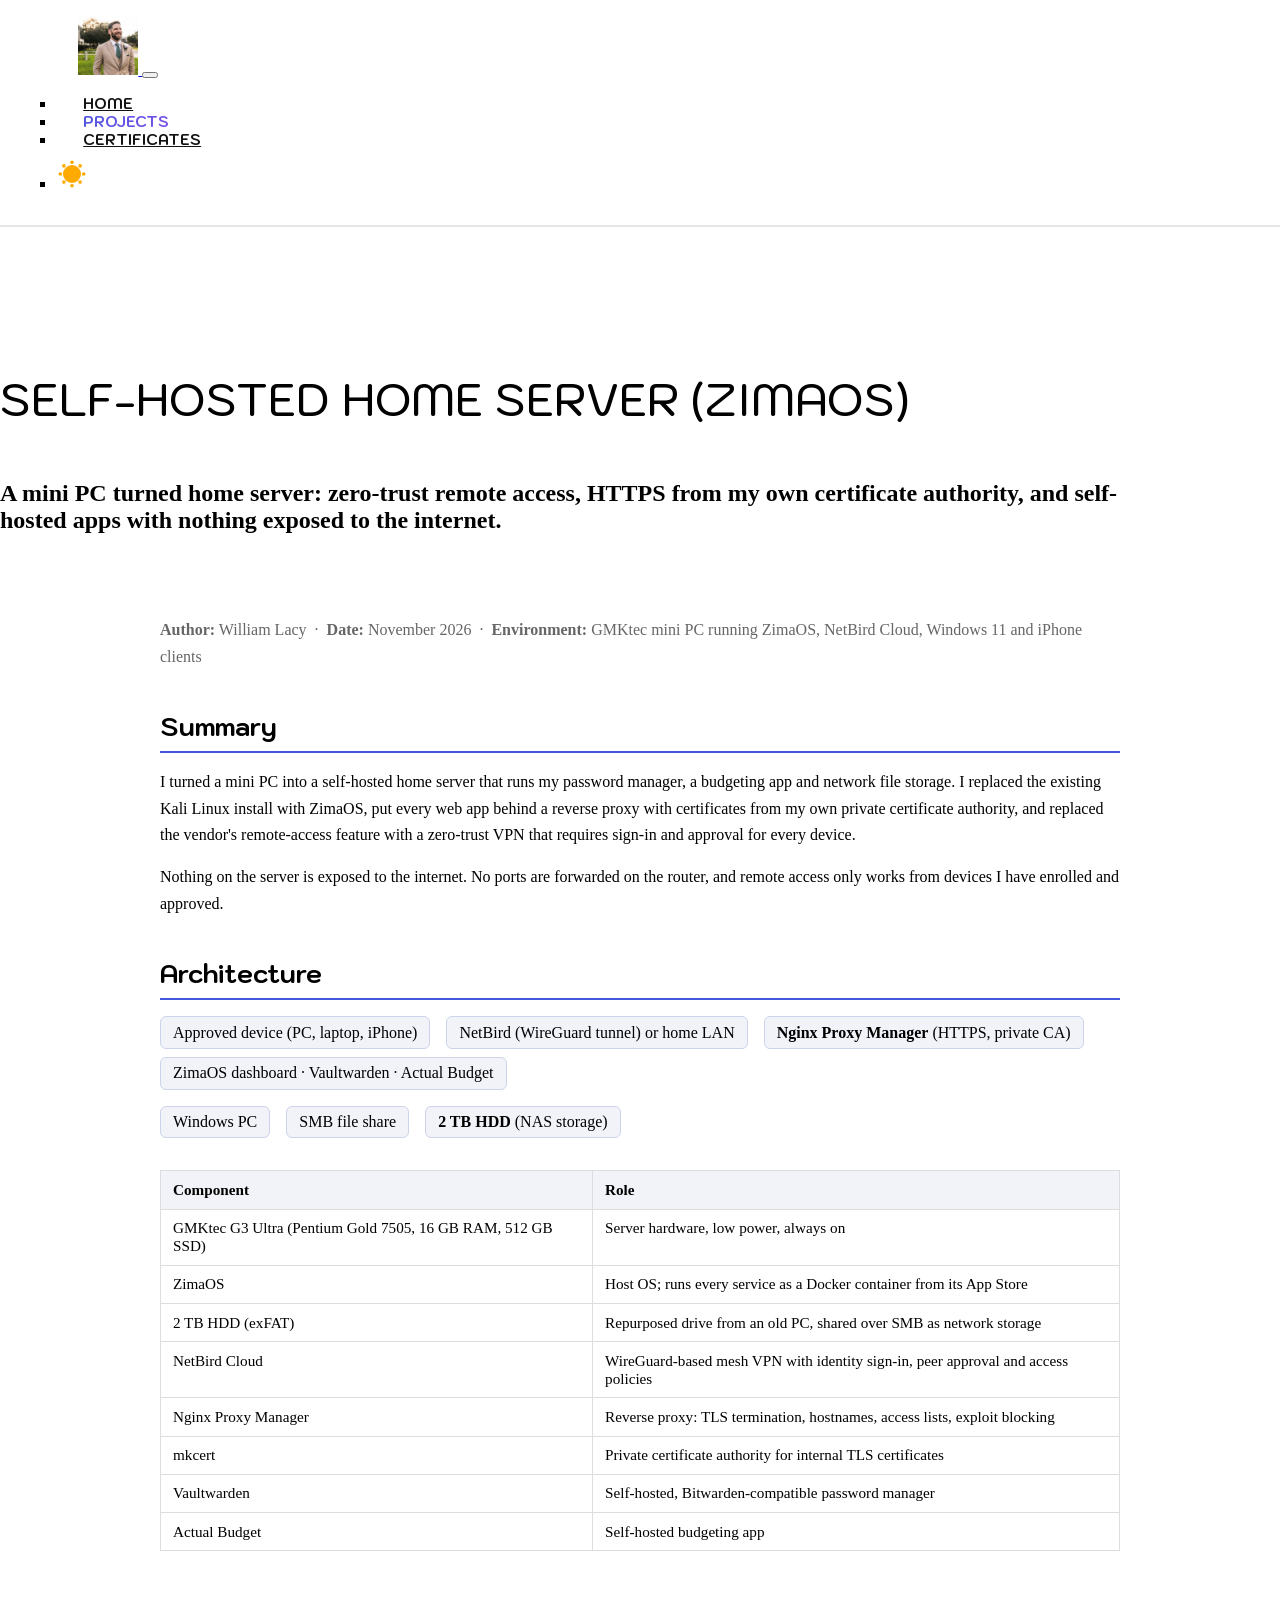
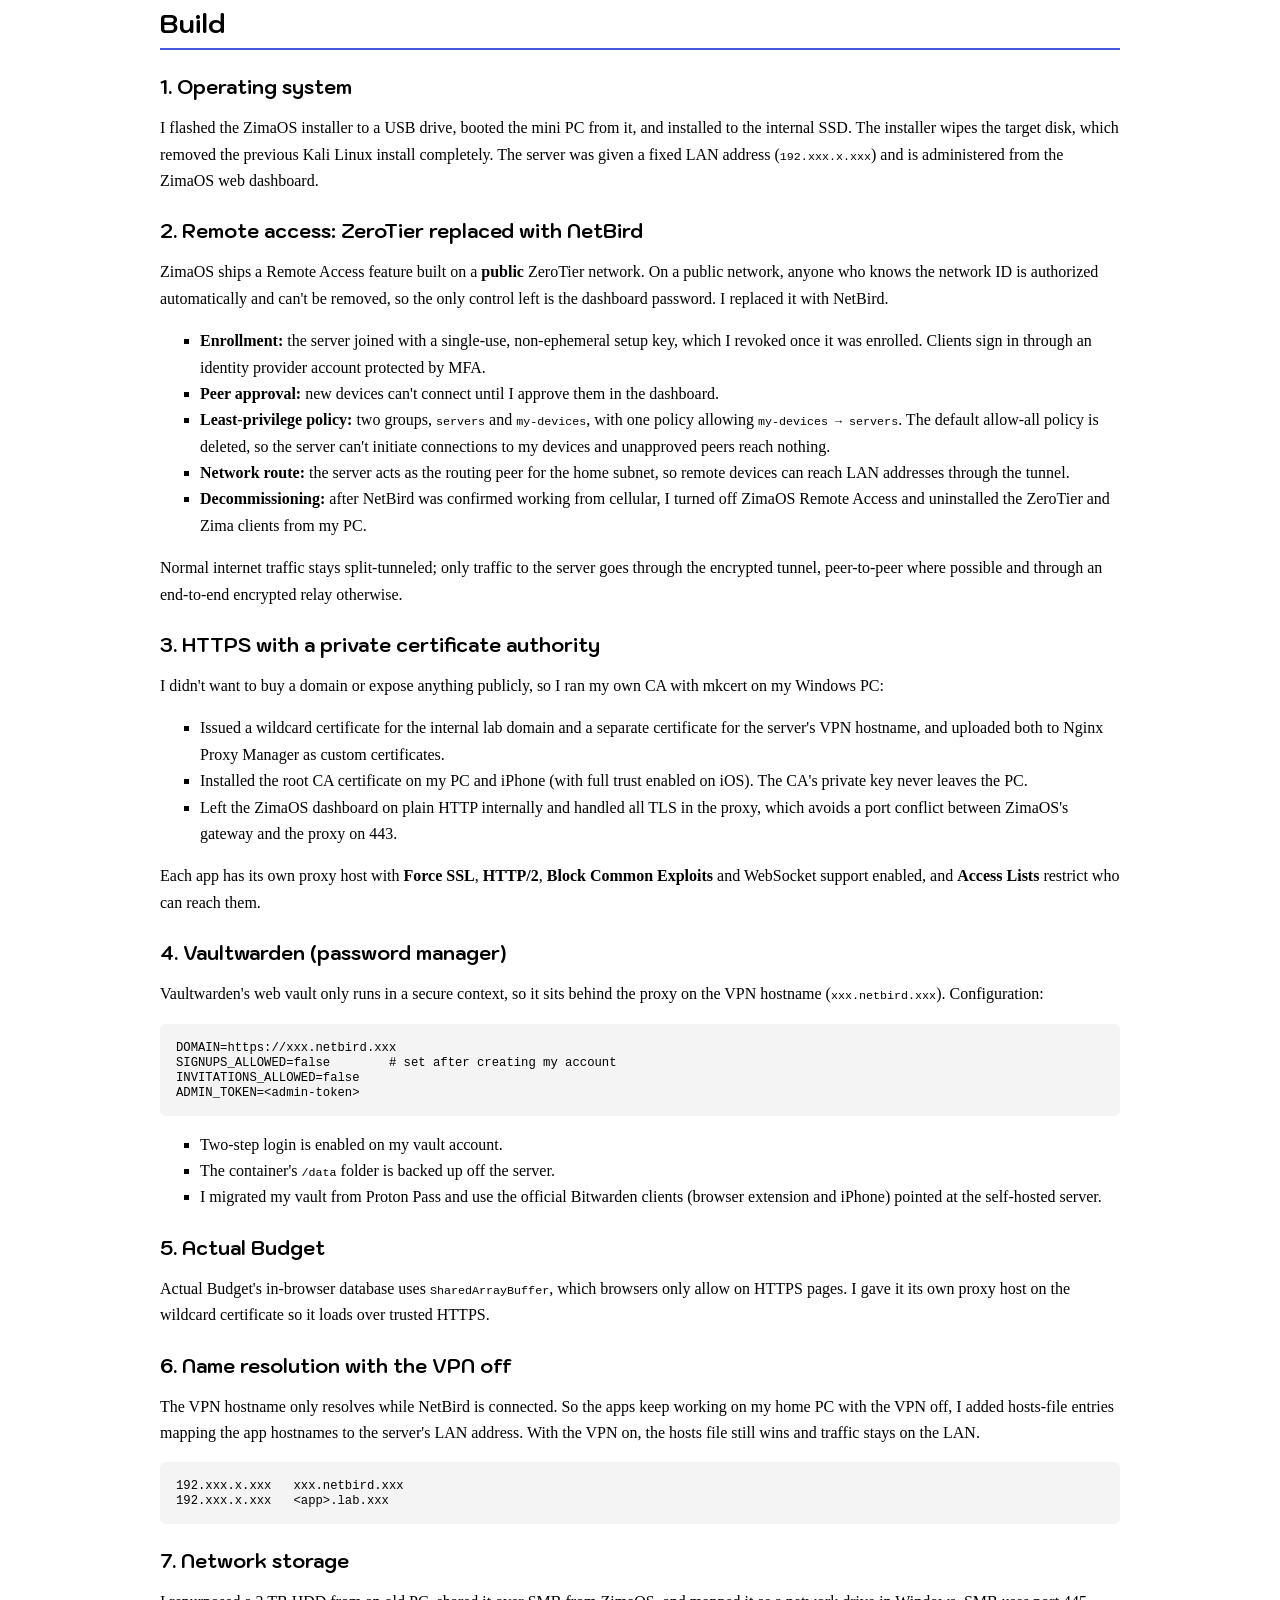
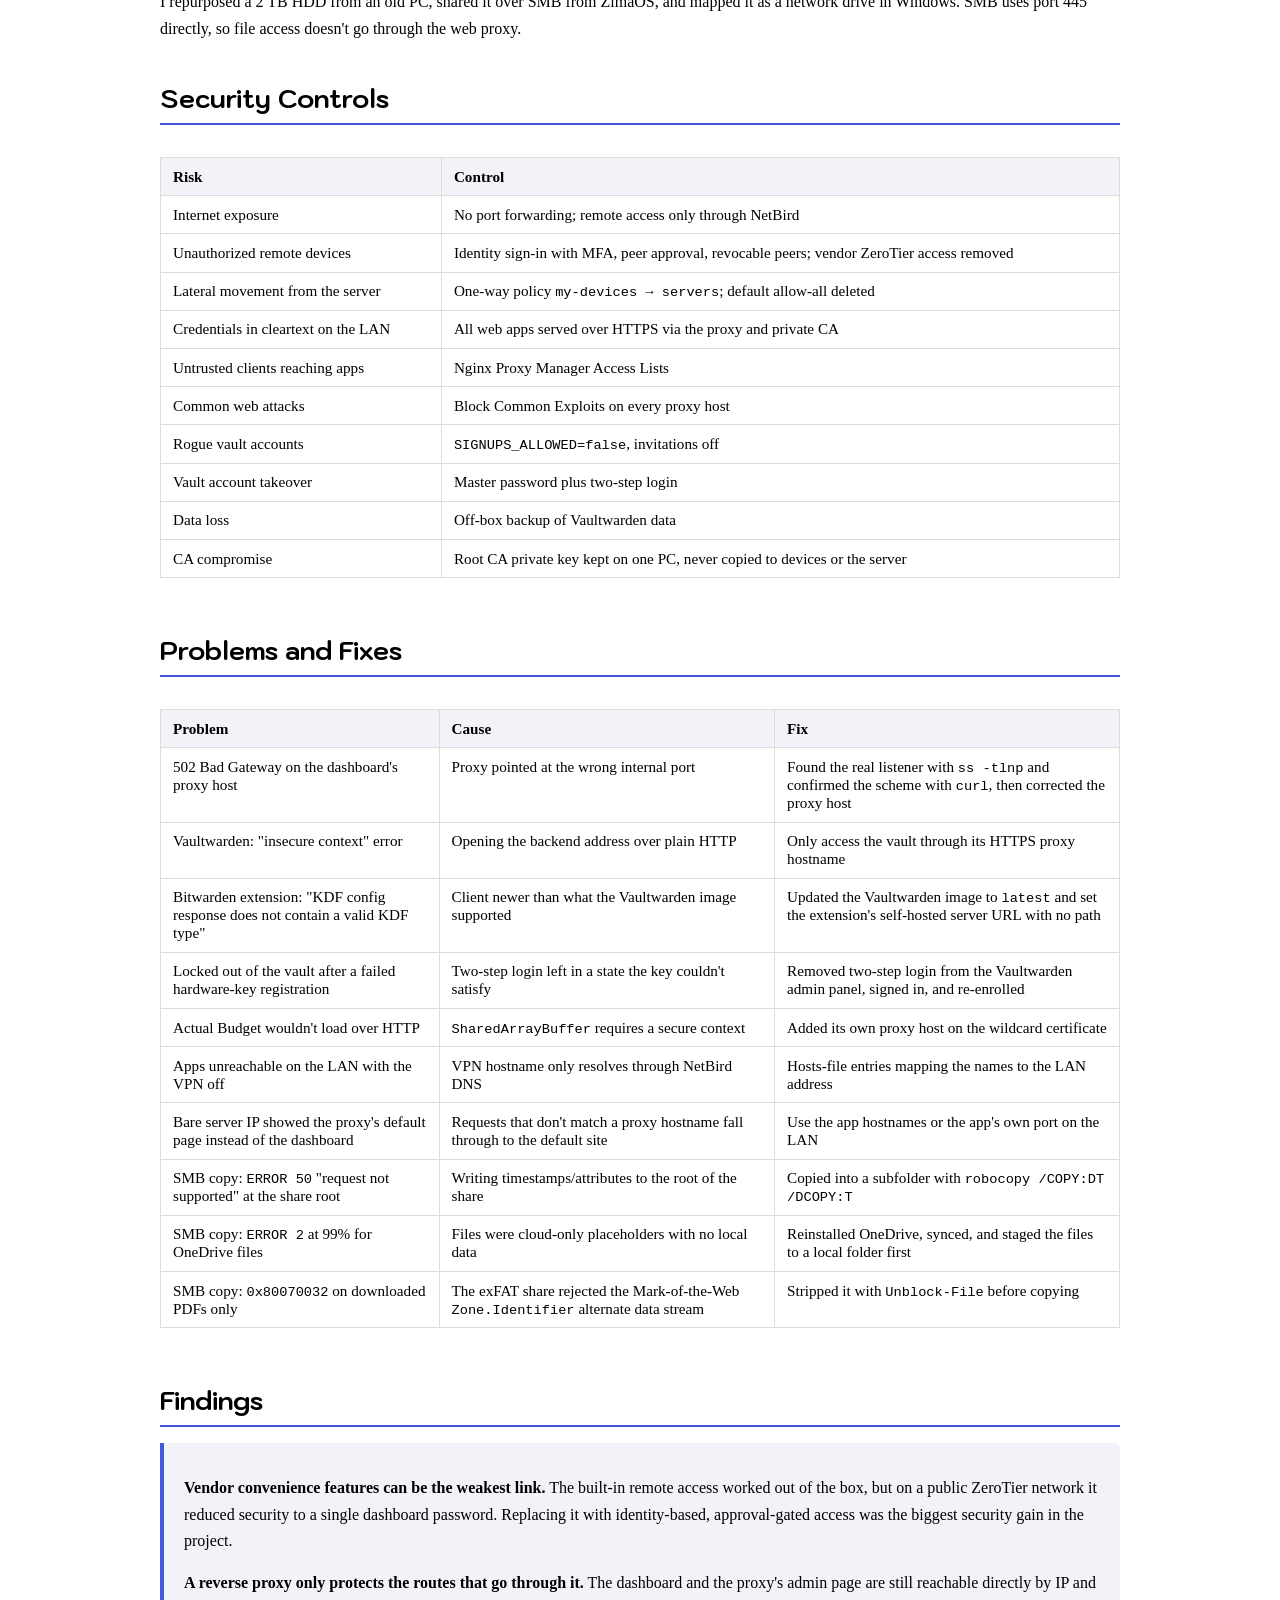
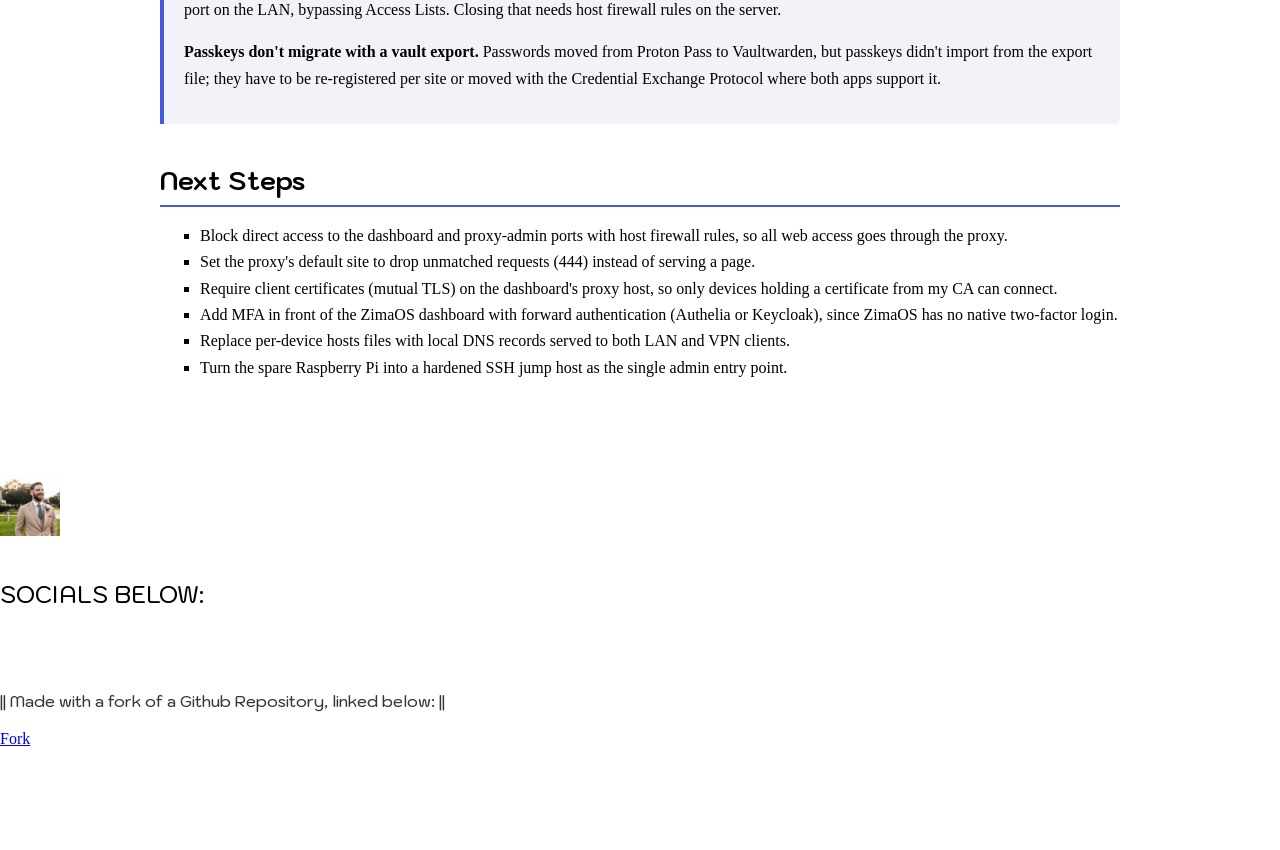
<file: Projects/Home Server/index.html>
<!DOCTYPE html>
<html lang="en">

<head>
    <meta charset="UTF-8">
    <meta name="viewport" content="width=device-width, initial-scale=1.0">
    <meta http-equiv="X-UA-Compatible" content="ie=edge">
    <meta name="title" content="Self-Hosted Home Server (ZimaOS) | William Lacy">
    <meta name="description"
        content="A self-hosted home server on ZimaOS: zero-trust remote access with NetBird, HTTPS through Nginx Proxy Manager with a private CA, and hardened Vaultwarden, Actual Budget and SMB storage.">
    <meta name="keywords"
        content="Will Lacy, home server, ZimaOS, NetBird, WireGuard, Nginx Proxy Manager, Vaultwarden, PKI, system administration, IAM">
    <meta name="robots" content="index, follow">
    <meta name="author" content="Will Lacy">
    <meta property="og:type" content="website" />
    <meta property="og:url" content="https://will-lacy.github.io/Portfolio/Projects/Home%20Server/" />
    <meta property="og:description"
        content="A self-hosted home server on ZimaOS: zero-trust remote access with NetBird, HTTPS through Nginx Proxy Manager with a private CA, and hardened Vaultwarden, Actual Budget and SMB storage." />
    <link rel="shortcut icon" href="https://will-lacy.github.io/Portfolio/Wedding Photo.ico" type="image/x-icon">
    <link rel="icon" href="https://will-lacy.github.io/Portfolio/Wedding Photo.ico" type="image/x-icon">
    <meta name="theme-color" content="#fff" />
    <link rel="canonical" href="https://will-lacy.github.io/Portfolio/Projects/Home%20Server/" />
    <title>Self-Hosted Home Server (ZimaOS)</title>

    <link rel="stylesheet" href="https://will-lacy.github.io/Portfolio/css/variables.css">
    <link rel="stylesheet" href="https://will-lacy.github.io/Portfolio/css/global.css">
    <link href="https://fonts.googleapis.com/css2?family=Kodchasan&display=swap" rel="stylesheet">
    <link rel="manifest" href="https://will-lacy.github.io/Portfolio/manifest.json">

    <!--  Bootstrap css file  -->
    <link rel="stylesheet" href="https://will-lacy.github.io/Portfolio/css/bootstrap.min.css">
    <!--  font awesome icons  -->
    <link rel="stylesheet" href="https://will-lacy.github.io/Portfolio/css/all.min.css">
    <!--  custom css file  -->
    <link rel="stylesheet" href="https://will-lacy.github.io/Portfolio/css/style.css">
    <!--  Responsive css file  -->
    <link rel="stylesheet" href="https://will-lacy.github.io/Portfolio/css/responsive.css">

    <style>
        .doc { max-width: 960px; margin: 0 auto; padding: 0 16px; }
        .doc h2 { font-family: var(--roboto); font-weight: 700; font-size: 1.6rem; margin: 2.5rem 0 1rem;
                  padding-bottom: .5rem; border-bottom: 2px solid var(--primary-color); }
        .doc h3 { font-family: var(--roboto); font-weight: 700; font-size: 1.2rem; margin: 1.5rem 0 .75rem; }
        .doc p, .doc li { line-height: 1.65; }
        .doc .meta { color: #666; }
        .doc table { width: 100%; border-collapse: collapse; margin: 1rem 0; font-size: .95rem; }
        .doc th, .doc td { border: 1px solid #ddd; padding: .6rem .75rem; text-align: left; vertical-align: top; }
        .doc th { background: #f1f3f9; }
        .doc .table-wrap { overflow-x: auto; }
        .doc pre { background: #f4f4f4; padding: 1rem; border-radius: 6px; overflow-x: auto; font-size: .85rem; }
        .doc code { font-size: .9em; }
        .doc .callout { border-left: 4px solid var(--primary-color); background: #f1f3f9; padding: 1rem 1.25rem;
                        border-radius: 0 6px 6px 0; margin: 1rem 0; }
        .doc .flow { display: flex; flex-wrap: wrap; align-items: center; gap: .5rem; margin: 1rem 0; }
        .doc .flow span { background: #f1f3f9; border: 1px solid #ccd3ea; border-radius: 6px; padding: .4rem .75rem; }
        .doc .flow i { color: var(--primary-color); }
        .gallery { display: grid; grid-template-columns: repeat(auto-fill, minmax(260px, 1fr)); gap: 1.25rem; margin: 1rem 0 2rem; }
        .gallery figure { margin: 0; }
        .gallery img { width: 100%; height: 180px; object-fit: cover; object-position: top; border-radius: 6px;
                       border: 1px solid #ddd; transition: transform .2s ease; }
        .gallery a:hover img { transform: scale(1.02); }
        .gallery figcaption { font-size: .85rem; margin-top: .4rem; color: #555; }

        .dark .doc, .dark .doc h2, .dark .doc h3 { color: #fcfcfc; }
        .dark .doc .meta, .dark .gallery figcaption { color: #c1c9fc; }
        .dark .doc th { background: #191a1d; color: #fcfcfc; }
        .dark .doc td { color: #fcfcfc; border-color: #444; }
        .dark .doc th { border-color: #444; }
        .dark .doc pre { background: #191a1d; color: #e6e6e6; }
        .dark .doc .callout, .dark .doc .flow span { background: #191a1d; border-color: #444; }
        .dark .gallery img { border-color: #444; }
    </style>
</head>

<body id="body">
    <!--  ======================= Start Header Area ============================== -->
    <header class="header_area">
        <div class="main-menu">
            <nav class="navbar navbar-expand-lg navbar-light fixed-top" id="top-nav-fixed">
                <a class="navbar-brand" href="https://will-lacy.github.io/Portfolio/" style="margin-left: 5%;">
                    <img src="https://will-lacy.github.io/Portfolio/img/logo/logo.png" width="60px" alt="logo">
                </a>
                <input class="toggle mobile-show" type="checkbox" checked onclick="toggleTheme()">
                <button class="navbar-toggler" type="button" data-toggle="collapse" data-target="#navbarNav"
                    aria-controls="navbarNav" aria-expanded="false" aria-label="Toggle navigation">
                    <span><i class="fas fa-stream"></i></span>
                </button>
                <div class="collapse navbar-collapse" id="navbarNav">
                    <div class="mr-auto"></div>
                    <ul class="navbar-nav">
                        <li class="nav-item">
                            <a class="nav-link" href="https://will-lacy.github.io/Portfolio/">Home</a>
                        </li>
                        <li class="nav-item active">
                            <a class="nav-link" href="https://will-lacy.github.io/Portfolio/projects.html">Projects</a>
                        </li>
                        <li class="nav-item">
                            <a class="nav-link" href="https://will-lacy.github.io/Portfolio/certificates.html">Certificates</a>
                        </li>
                        <li class="nav-item">
                            <input class="toggle desktop-show" type="checkbox" checked onclick="toggleTheme()">
                        </li>
                    </ul>
                </div>
            </nav>
        </div>
    </header>
    <!--  ======================= End Header Area ============================== -->

    <main class="site-main">

        <!--  ======================= Start Banner Area =======================  -->
        <section class="site-banner">
            <div class="container">
                <div class="row">
                    <div class="offset-lg-1 site-title">
                        <h3 class="title-text text-uppercase">Self-Hosted Home Server (ZimaOS)</h3>
                        <h4>A mini PC turned home server: zero-trust remote access, HTTPS from my own certificate authority, and self-hosted apps with nothing exposed to the internet.</h4>
                        <div class="social">
                            <a target="_blank" rel="noreferrer" href="https://github.com/Will-Lacy" class="social-link offset-lg-1"><i class="fab fa-github"></i></a>
                            <a target="_blank" rel="noreferrer" href="https://linkedin.com/in/willlacy" class="social-link offset-lg-1"><i class="fab fa-linkedin"></i></a>
                            <a href="mailto:willplcy@gmail.com" class="social-link offset-lg-1"><i class="fas fa-envelope"></i></a>
                        </div>
                    </div>
                </div>
            </div>
        </section>
        <!--  ======================= End Banner Area =======================  -->

        <section class="py-5">
            <div class="doc">

                <p class="meta"><strong>Author:</strong> William Lacy &nbsp;·&nbsp; <strong>Date:</strong> November 2026 &nbsp;·&nbsp; <strong>Environment:</strong> GMKtec mini PC running ZimaOS, NetBird Cloud, Windows 11 and iPhone clients</p>

                <h2>Summary</h2>
                <p>I turned a mini PC into a self-hosted home server that runs my password manager, a budgeting app and network file storage. I replaced the existing Kali Linux install with ZimaOS, put every web app behind a reverse proxy with certificates from my own private certificate authority, and replaced the vendor's remote-access feature with a zero-trust VPN that requires sign-in and approval for every device.</p>
                <p>Nothing on the server is exposed to the internet. No ports are forwarded on the router, and remote access only works from devices I have enrolled and approved.</p>

                <h2>Architecture</h2>
                <div class="flow">
                    <span>Approved device (PC, laptop, iPhone)</span><i class="fas fa-arrow-right"></i>
                    <span>NetBird (WireGuard tunnel) or home LAN</span><i class="fas fa-arrow-right"></i>
                    <span><strong>Nginx Proxy Manager</strong> (HTTPS, private CA)</span><i class="fas fa-arrow-right"></i>
                    <span>ZimaOS dashboard · Vaultwarden · Actual Budget</span>
                </div>
                <div class="flow">
                    <span>Windows PC</span><i class="fas fa-arrow-right"></i>
                    <span>SMB file share</span><i class="fas fa-arrow-right"></i>
                    <span><strong>2 TB HDD</strong> (NAS storage)</span>
                </div>
                <div class="table-wrap">
                <table>
                    <thead><tr><th>Component</th><th>Role</th></tr></thead>
                    <tbody>
                        <tr><td>GMKtec G3 Ultra (Pentium Gold 7505, 16 GB RAM, 512 GB SSD)</td><td>Server hardware, low power, always on</td></tr>
                        <tr><td>ZimaOS</td><td>Host OS; runs every service as a Docker container from its App Store</td></tr>
                        <tr><td>2 TB HDD (exFAT)</td><td>Repurposed drive from an old PC, shared over SMB as network storage</td></tr>
                        <tr><td>NetBird Cloud</td><td>WireGuard-based mesh VPN with identity sign-in, peer approval and access policies</td></tr>
                        <tr><td>Nginx Proxy Manager</td><td>Reverse proxy: TLS termination, hostnames, access lists, exploit blocking</td></tr>
                        <tr><td>mkcert</td><td>Private certificate authority for internal TLS certificates</td></tr>
                        <tr><td>Vaultwarden</td><td>Self-hosted, Bitwarden-compatible password manager</td></tr>
                        <tr><td>Actual Budget</td><td>Self-hosted budgeting app</td></tr>
                    </tbody>
                </table>
                </div>

                <h2>Build</h2>

                <h3>1. Operating system</h3>
                <p>I flashed the ZimaOS installer to a USB drive, booted the mini PC from it, and installed to the internal SSD. The installer wipes the target disk, which removed the previous Kali Linux install completely. The server was given a fixed LAN address (<code>192.xxx.x.xxx</code>) and is administered from the ZimaOS web dashboard.</p>

                <h3>2. Remote access: ZeroTier replaced with NetBird</h3>
                <p>ZimaOS ships a Remote Access feature built on a <strong>public</strong> ZeroTier network. On a public network, anyone who knows the network ID is authorized automatically and can't be removed, so the only control left is the dashboard password. I replaced it with NetBird.</p>
                <ul>
                    <li><strong>Enrollment:</strong> the server joined with a single-use, non-ephemeral setup key, which I revoked once it was enrolled. Clients sign in through an identity provider account protected by MFA.</li>
                    <li><strong>Peer approval:</strong> new devices can't connect until I approve them in the dashboard.</li>
                    <li><strong>Least-privilege policy:</strong> two groups, <code>servers</code> and <code>my-devices</code>, with one policy allowing <code>my-devices → servers</code>. The default allow-all policy is deleted, so the server can't initiate connections to my devices and unapproved peers reach nothing.</li>
                    <li><strong>Network route:</strong> the server acts as the routing peer for the home subnet, so remote devices can reach LAN addresses through the tunnel.</li>
                    <li><strong>Decommissioning:</strong> after NetBird was confirmed working from cellular, I turned off ZimaOS Remote Access and uninstalled the ZeroTier and Zima clients from my PC.</li>
                </ul>
                <p>Normal internet traffic stays split-tunneled; only traffic to the server goes through the encrypted tunnel, peer-to-peer where possible and through an end-to-end encrypted relay otherwise.</p>

                <h3>3. HTTPS with a private certificate authority</h3>
                <p>I didn't want to buy a domain or expose anything publicly, so I ran my own CA with mkcert on my Windows PC:</p>
                <ul>
                    <li>Issued a wildcard certificate for the internal lab domain and a separate certificate for the server's VPN hostname, and uploaded both to Nginx Proxy Manager as custom certificates.</li>
                    <li>Installed the root CA certificate on my PC and iPhone (with full trust enabled on iOS). The CA's private key never leaves the PC.</li>
                    <li>Left the ZimaOS dashboard on plain HTTP internally and handled all TLS in the proxy, which avoids a port conflict between ZimaOS's gateway and the proxy on 443.</li>
                </ul>
                <p>Each app has its own proxy host with <strong>Force SSL</strong>, <strong>HTTP/2</strong>, <strong>Block Common Exploits</strong> and WebSocket support enabled, and <strong>Access Lists</strong> restrict who can reach them.</p>

                <h3>4. Vaultwarden (password manager)</h3>
                <p>Vaultwarden's web vault only runs in a secure context, so it sits behind the proxy on the VPN hostname (<code>xxx.netbird.xxx</code>). Configuration:</p>
<pre><code>DOMAIN=https://xxx.netbird.xxx
SIGNUPS_ALLOWED=false        # set after creating my account
INVITATIONS_ALLOWED=false
ADMIN_TOKEN=&lt;admin-token&gt;</code></pre>
                <ul>
                    <li>Two-step login is enabled on my vault account.</li>
                    <li>The container's <code>/data</code> folder is backed up off the server.</li>
                    <li>I migrated my vault from Proton Pass and use the official Bitwarden clients (browser extension and iPhone) pointed at the self-hosted server.</li>
                </ul>

                <h3>5. Actual Budget</h3>
                <p>Actual Budget's in-browser database uses <code>SharedArrayBuffer</code>, which browsers only allow on HTTPS pages. I gave it its own proxy host on the wildcard certificate so it loads over trusted HTTPS.</p>

                <h3>6. Name resolution with the VPN off</h3>
                <p>The VPN hostname only resolves while NetBird is connected. So the apps keep working on my home PC with the VPN off, I added hosts-file entries mapping the app hostnames to the server's LAN address. With the VPN on, the hosts file still wins and traffic stays on the LAN.</p>
<pre><code>192.xxx.x.xxx   xxx.netbird.xxx
192.xxx.x.xxx   &lt;app&gt;.lab.xxx</code></pre>

                <h3>7. Network storage</h3>
                <p>I repurposed a 2 TB HDD from an old PC, shared it over SMB from ZimaOS, and mapped it as a network drive in Windows. SMB uses port 445 directly, so file access doesn't go through the web proxy.</p>

                <h2>Security Controls</h2>
                <div class="table-wrap">
                <table>
                    <thead><tr><th>Risk</th><th>Control</th></tr></thead>
                    <tbody>
                        <tr><td>Internet exposure</td><td>No port forwarding; remote access only through NetBird</td></tr>
                        <tr><td>Unauthorized remote devices</td><td>Identity sign-in with MFA, peer approval, revocable peers; vendor ZeroTier access removed</td></tr>
                        <tr><td>Lateral movement from the server</td><td>One-way policy <code>my-devices → servers</code>; default allow-all deleted</td></tr>
                        <tr><td>Credentials in cleartext on the LAN</td><td>All web apps served over HTTPS via the proxy and private CA</td></tr>
                        <tr><td>Untrusted clients reaching apps</td><td>Nginx Proxy Manager Access Lists</td></tr>
                        <tr><td>Common web attacks</td><td>Block Common Exploits on every proxy host</td></tr>
                        <tr><td>Rogue vault accounts</td><td><code>SIGNUPS_ALLOWED=false</code>, invitations off</td></tr>
                        <tr><td>Vault account takeover</td><td>Master password plus two-step login</td></tr>
                        <tr><td>Data loss</td><td>Off-box backup of Vaultwarden data</td></tr>
                        <tr><td>CA compromise</td><td>Root CA private key kept on one PC, never copied to devices or the server</td></tr>
                    </tbody>
                </table>
                </div>

                <h2>Problems and Fixes</h2>
                <div class="table-wrap">
                <table>
                    <thead><tr><th>Problem</th><th>Cause</th><th>Fix</th></tr></thead>
                    <tbody>
                        <tr><td>502 Bad Gateway on the dashboard's proxy host</td><td>Proxy pointed at the wrong internal port</td><td>Found the real listener with <code>ss -tlnp</code> and confirmed the scheme with <code>curl</code>, then corrected the proxy host</td></tr>
                        <tr><td>Vaultwarden: "insecure context" error</td><td>Opening the backend address over plain HTTP</td><td>Only access the vault through its HTTPS proxy hostname</td></tr>
                        <tr><td>Bitwarden extension: "KDF config response does not contain a valid KDF type"</td><td>Client newer than what the Vaultwarden image supported</td><td>Updated the Vaultwarden image to <code>latest</code> and set the extension's self-hosted server URL with no path</td></tr>
                        <tr><td>Locked out of the vault after a failed hardware-key registration</td><td>Two-step login left in a state the key couldn't satisfy</td><td>Removed two-step login from the Vaultwarden admin panel, signed in, and re-enrolled</td></tr>
                        <tr><td>Actual Budget wouldn't load over HTTP</td><td><code>SharedArrayBuffer</code> requires a secure context</td><td>Added its own proxy host on the wildcard certificate</td></tr>
                        <tr><td>Apps unreachable on the LAN with the VPN off</td><td>VPN hostname only resolves through NetBird DNS</td><td>Hosts-file entries mapping the names to the LAN address</td></tr>
                        <tr><td>Bare server IP showed the proxy's default page instead of the dashboard</td><td>Requests that don't match a proxy hostname fall through to the default site</td><td>Use the app hostnames or the app's own port on the LAN</td></tr>
                        <tr><td>SMB copy: <code>ERROR 50</code> "request not supported" at the share root</td><td>Writing timestamps/attributes to the root of the share</td><td>Copied into a subfolder with <code>robocopy /COPY:DT /DCOPY:T</code></td></tr>
                        <tr><td>SMB copy: <code>ERROR 2</code> at 99% for OneDrive files</td><td>Files were cloud-only placeholders with no local data</td><td>Reinstalled OneDrive, synced, and staged the files to a local folder first</td></tr>
                        <tr><td>SMB copy: <code>0x80070032</code> on downloaded PDFs only</td><td>The exFAT share rejected the Mark-of-the-Web <code>Zone.Identifier</code> alternate data stream</td><td>Stripped it with <code>Unblock-File</code> before copying</td></tr>
                    </tbody>
                </table>
                </div>

                <h2>Findings</h2>
                <div class="callout">
                    <p class="mb-2"><strong>Vendor convenience features can be the weakest link.</strong> The built-in remote access worked out of the box, but on a public ZeroTier network it reduced security to a single dashboard password. Replacing it with identity-based, approval-gated access was the biggest security gain in the project.</p>
                    <p class="mb-2"><strong>A reverse proxy only protects the routes that go through it.</strong> The dashboard and the proxy's admin page are still reachable directly by IP and port on the LAN, bypassing Access Lists. Closing that needs host firewall rules on the server.</p>
                    <p class="mb-0"><strong>Passkeys don't migrate with a vault export.</strong> Passwords moved from Proton Pass to Vaultwarden, but passkeys didn't import from the export file; they have to be re-registered per site or moved with the Credential Exchange Protocol where both apps support it.</p>
                </div>

                <h2>Next Steps</h2>
                <ul>
                    <li>Block direct access to the dashboard and proxy-admin ports with host firewall rules, so all web access goes through the proxy.</li>
                    <li>Set the proxy's default site to drop unmatched requests (444) instead of serving a page.</li>
                    <li>Require client certificates (mutual TLS) on the dashboard's proxy host, so only devices holding a certificate from my CA can connect.</li>
                    <li>Add MFA in front of the ZimaOS dashboard with forward authentication (Authelia or Keycloak), since ZimaOS has no native two-factor login.</li>
                    <li>Replace per-device hosts files with local DNS records served to both LAN and VPN clients.</li>
                    <li>Turn the spare Raspberry Pi into a hardened SSH jump host as the single admin entry point.</li>
                </ul>

            </div>
        </section>
    </main>

    <footer class="footer-area">
        <div class="container">
            <div class="">
                <div class="site-logo text-center py-4">
                    <img src="https://will-lacy.github.io/Portfolio/img/logo/logo.png" width="60px" alt="logo">
                </div>
                <div class="text-center">
                    <h5 class="text-uppercase">Socials below:</h5>
                    <a target="_blank" rel="noreferrer" href="https://github.com/Will-Lacy" class="social social-link"><i class="fab fa-github"></i></a>
                    <a target="_blank" rel="noreferrer" href="https://www.linkedin.com/in/willlacy/" class="social social-link"><i class="fab fa-linkedin"></i></a>
                    <a href="mailto:willplcy@gmail.com" class="social social-link"><i class="fas fa-envelope"></i></a>
                </div>
                <div class="copyrights text-center">
                    <p class="para">|| Made with a fork of a Github Repository, linked below: ||</p>
                    <p>
                        <a class="github-button" href="https://github.com/alok722/alokraj.tech/fork"
                            data-color-scheme="no-preference: dark; light: dark; dark: light;"
                            data-icon="octicon-repo-forked" data-size="large" data-show-count="true"
                            aria-label="Fork alok722/alokraj.tech on GitHub">Fork</a>
                    </p>
                </div>
            </div>
        </div>
    </footer>

    <button onclick="scrollToTop()" id="scroll-btn" title="Go to top"><i class="fas fa-arrow-up"></i></button>

    <script>
        let theme = localStorage.getItem("portfolio-theme") ? localStorage.getItem("portfolio-theme") : 'light';
        if (theme == 'light') {
            document.getElementsByClassName('toggle')[0].checked = true;
            document.getElementsByClassName('toggle')[1].checked = true;
        } else {
            document.getElementsByClassName('toggle')[0].checked = false;
            document.getElementsByClassName('toggle')[1].checked = false;
        }
        document.addEventListener('DOMContentLoaded', () => {
            if (theme == 'light') {
                document.getElementById("body").classList.remove('dark');
            } else {
                document.getElementById("body").classList.add('dark');
            }
        });

        function toggleTheme() {
            if (theme == 'light') {
                document.getElementById("body").classList.add('dark');
                theme = 'dark';
                localStorage.setItem("portfolio-theme", 'dark');
            } else {
                document.getElementById("body").classList.remove('dark');
                theme = 'light';
                localStorage.setItem("portfolio-theme", 'light');
            }
        }
    </script>

    <script defer src="https://will-lacy.github.io/Portfolio/js/jquery.3.4.1.js"></script>
    <script defer src="https://will-lacy.github.io/Portfolio/js/bootstrap.min.js"></script>
    <script defer src="https://will-lacy.github.io/Portfolio/js/all.min.js"></script>
    <script defer src="https://will-lacy.github.io/Portfolio/js/main.js"></script>
    <script async defer src="https://buttons.github.io/buttons.js"></script>
</body>

</html>
</file>
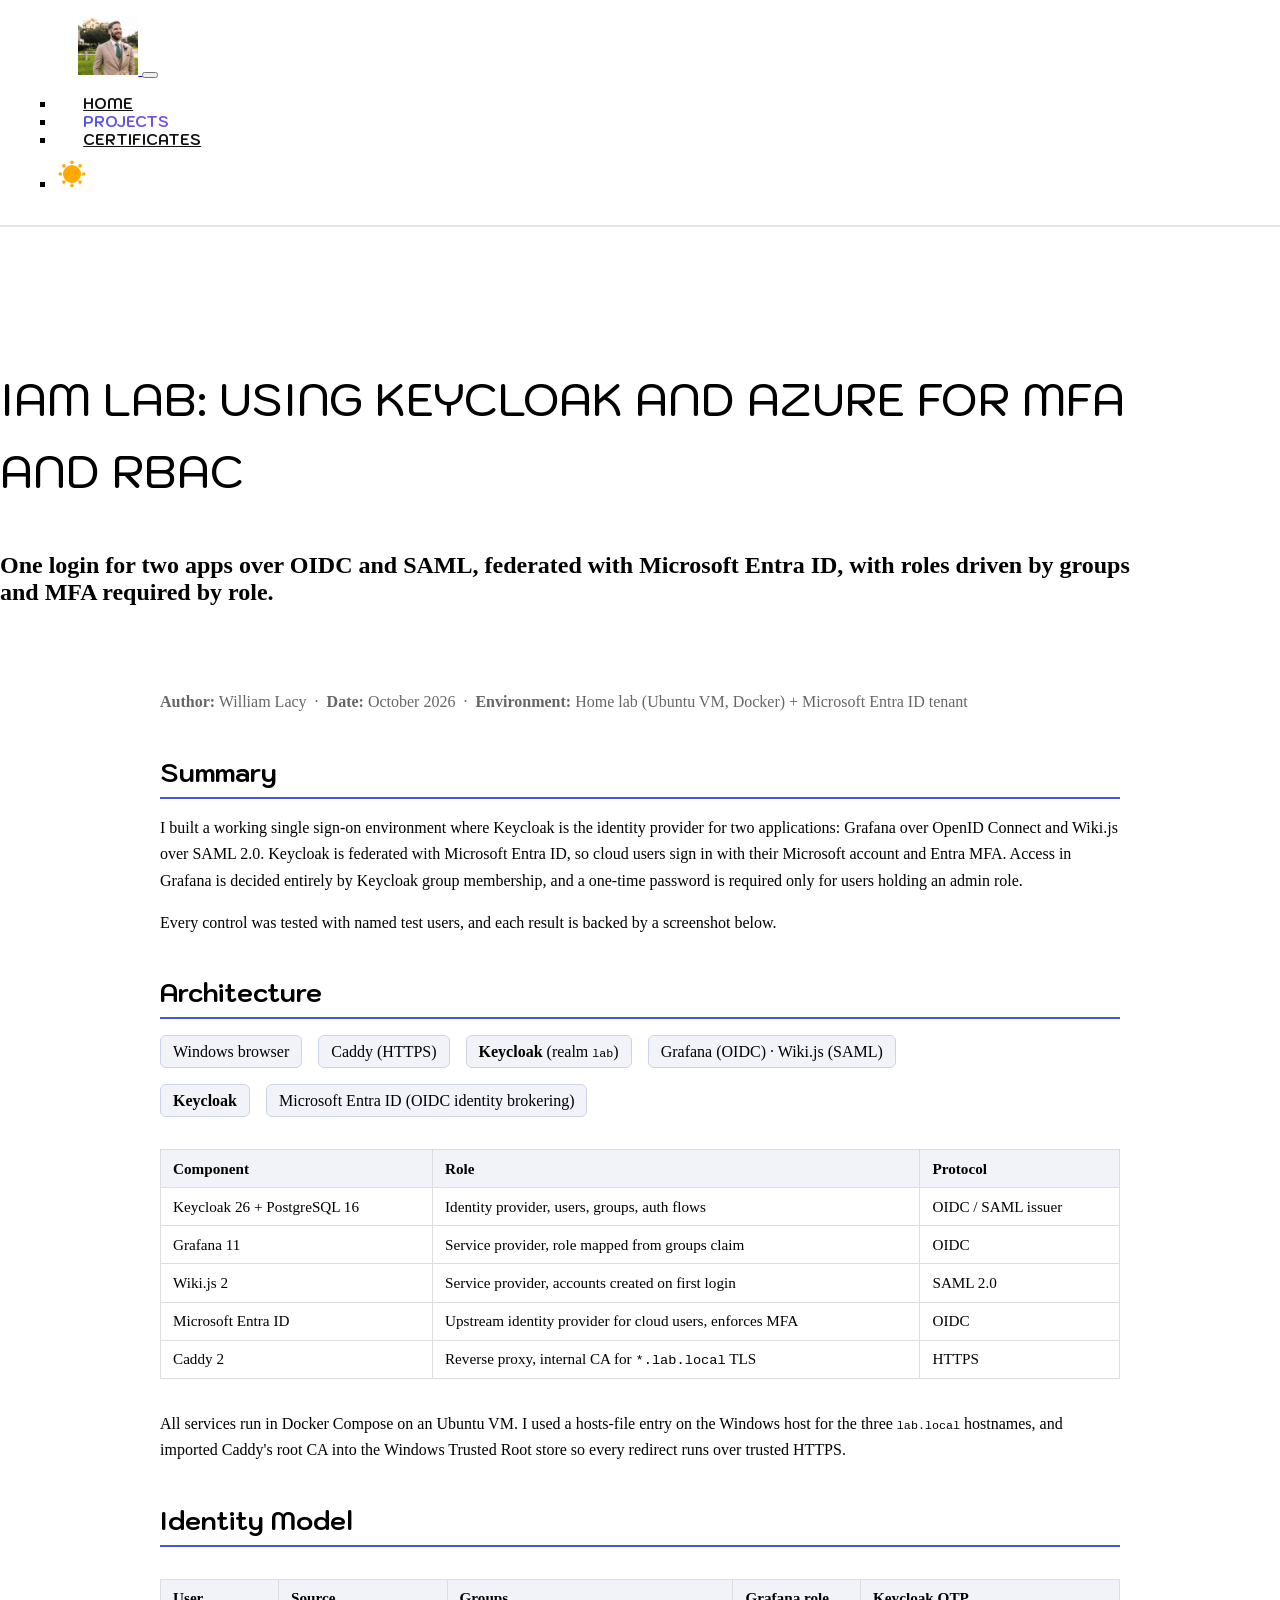
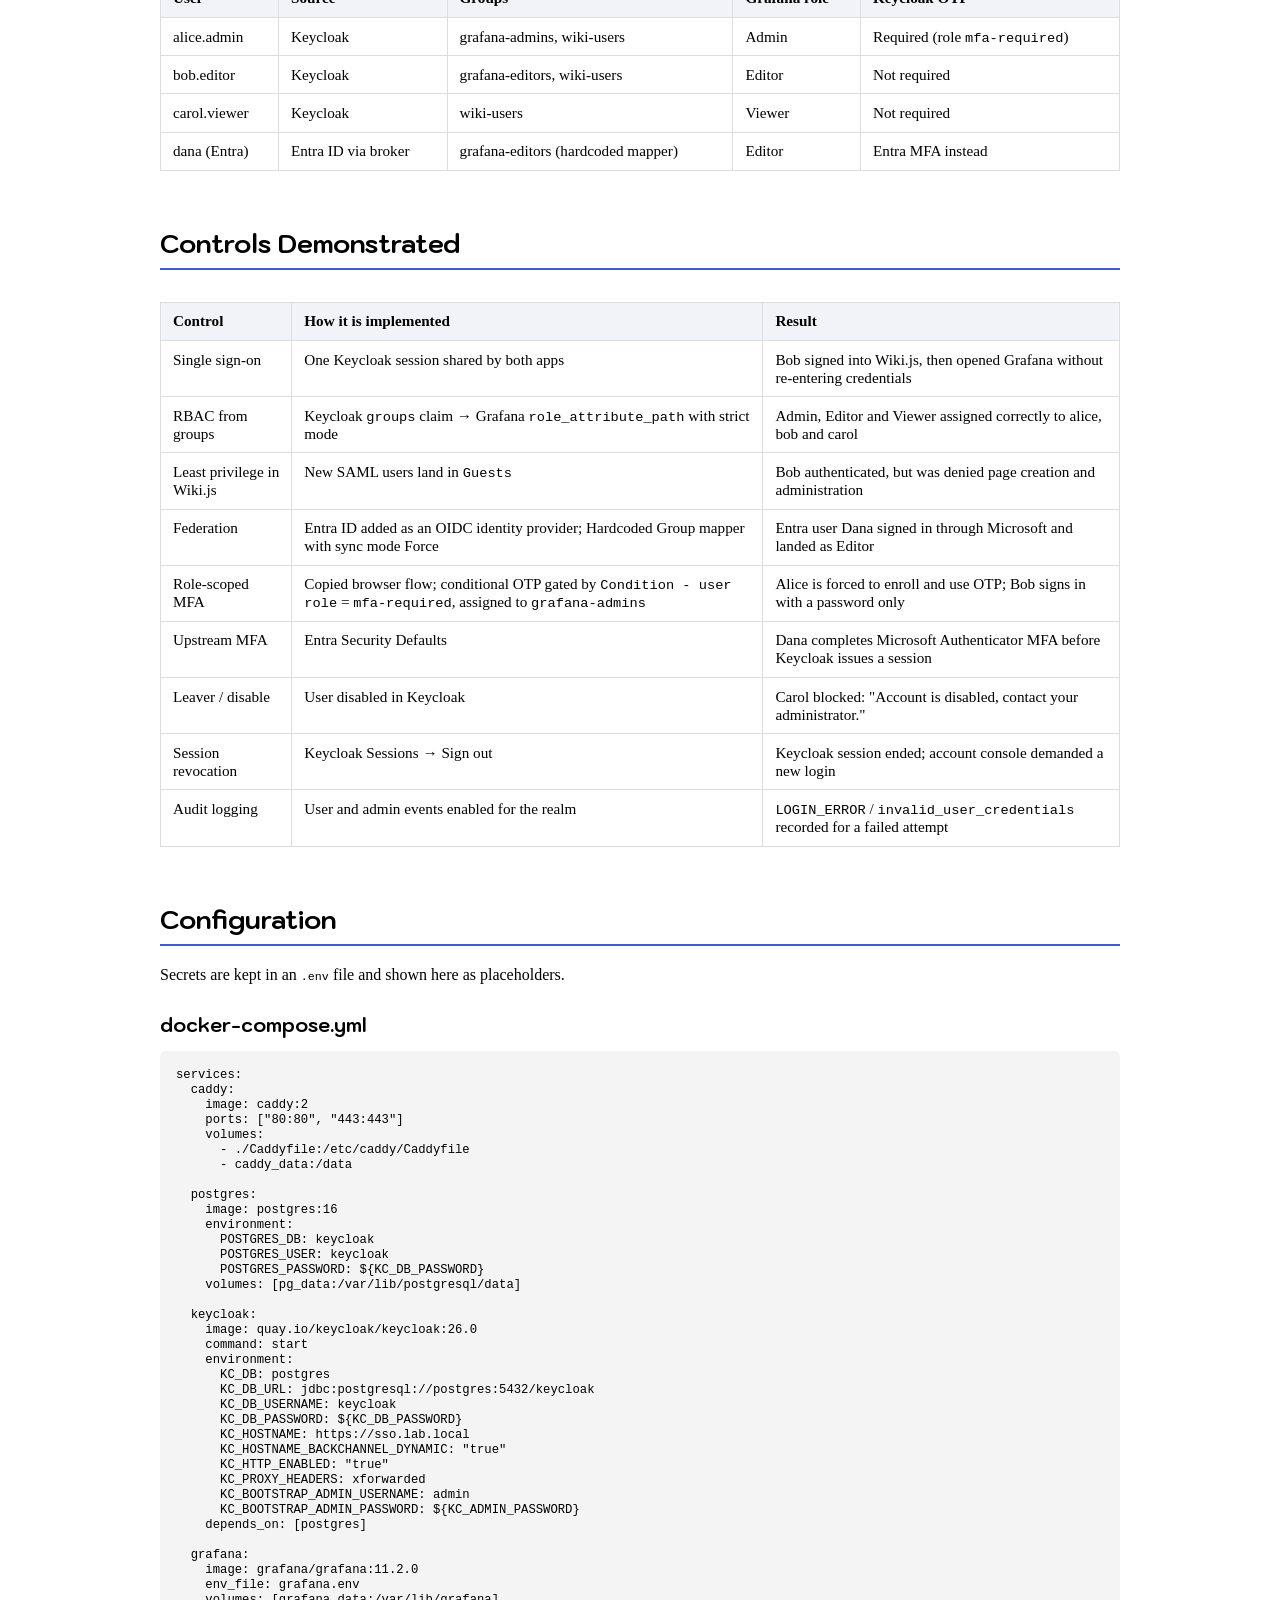
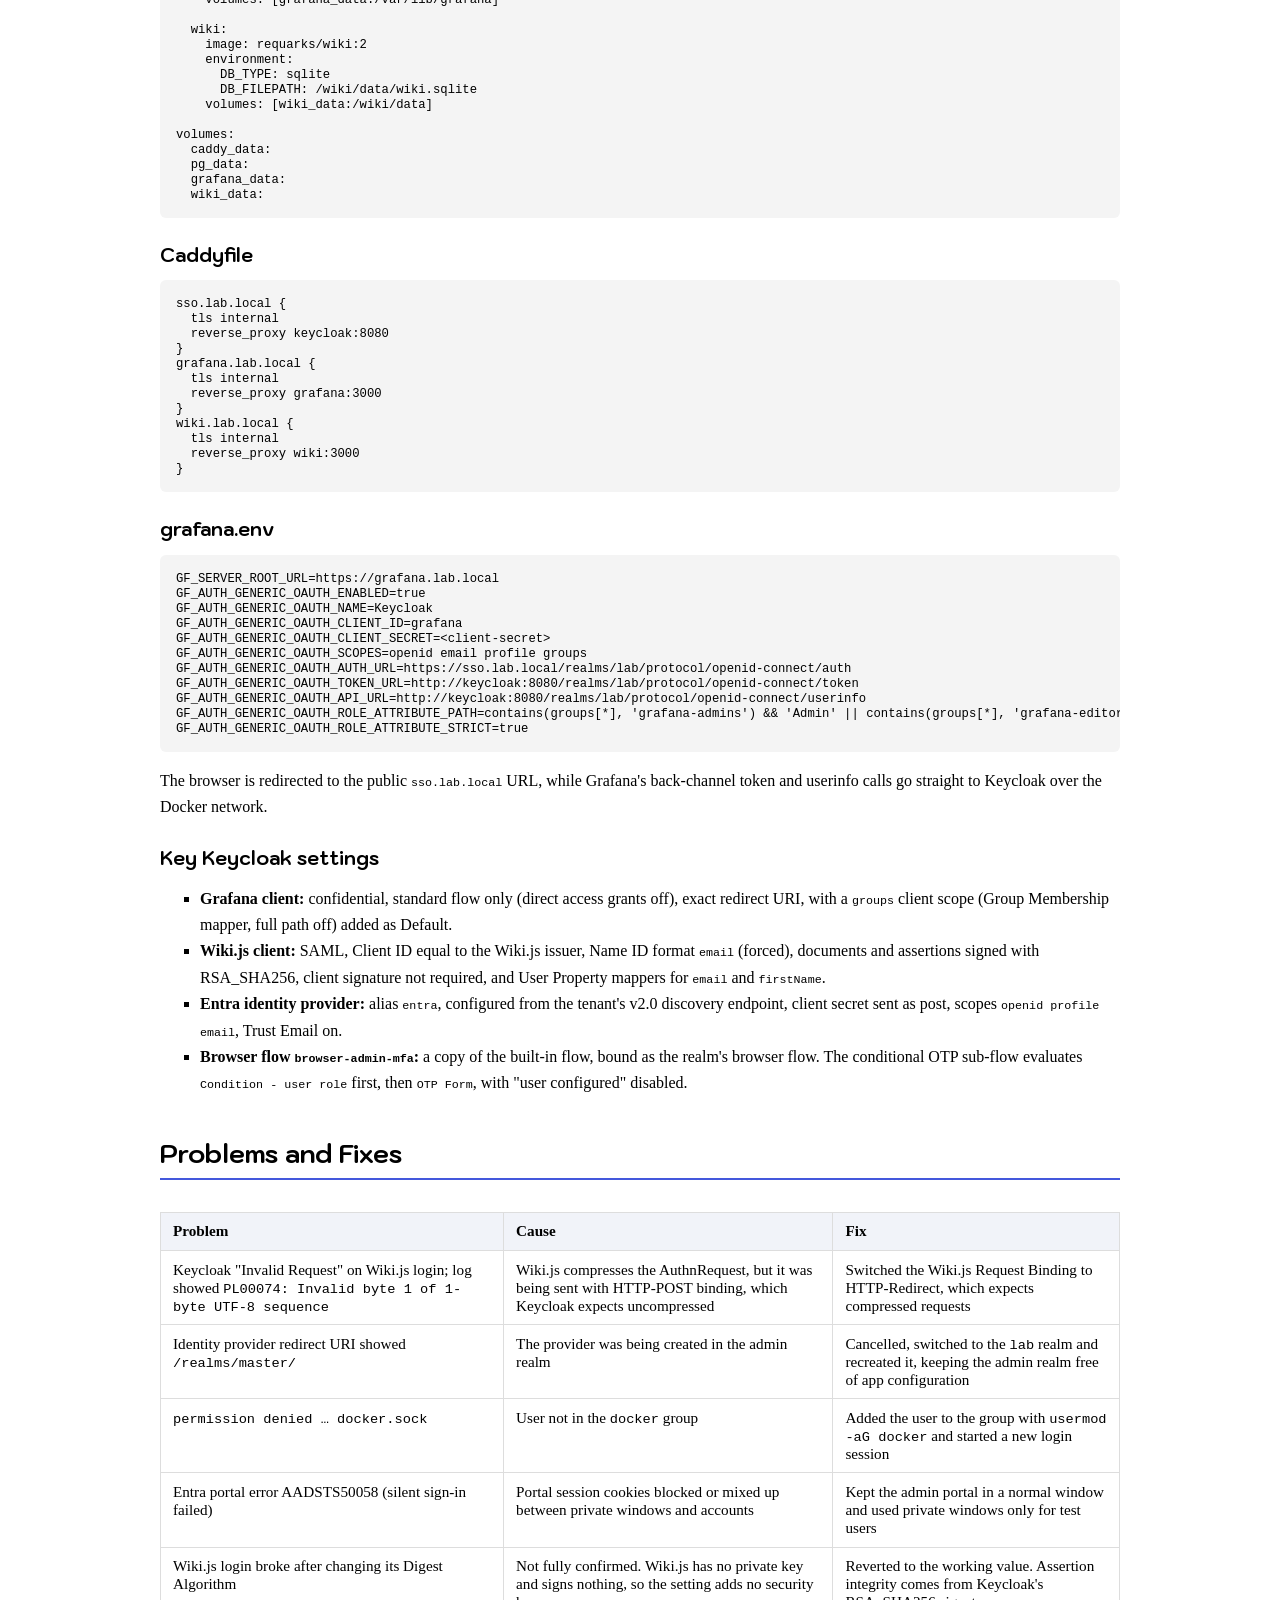
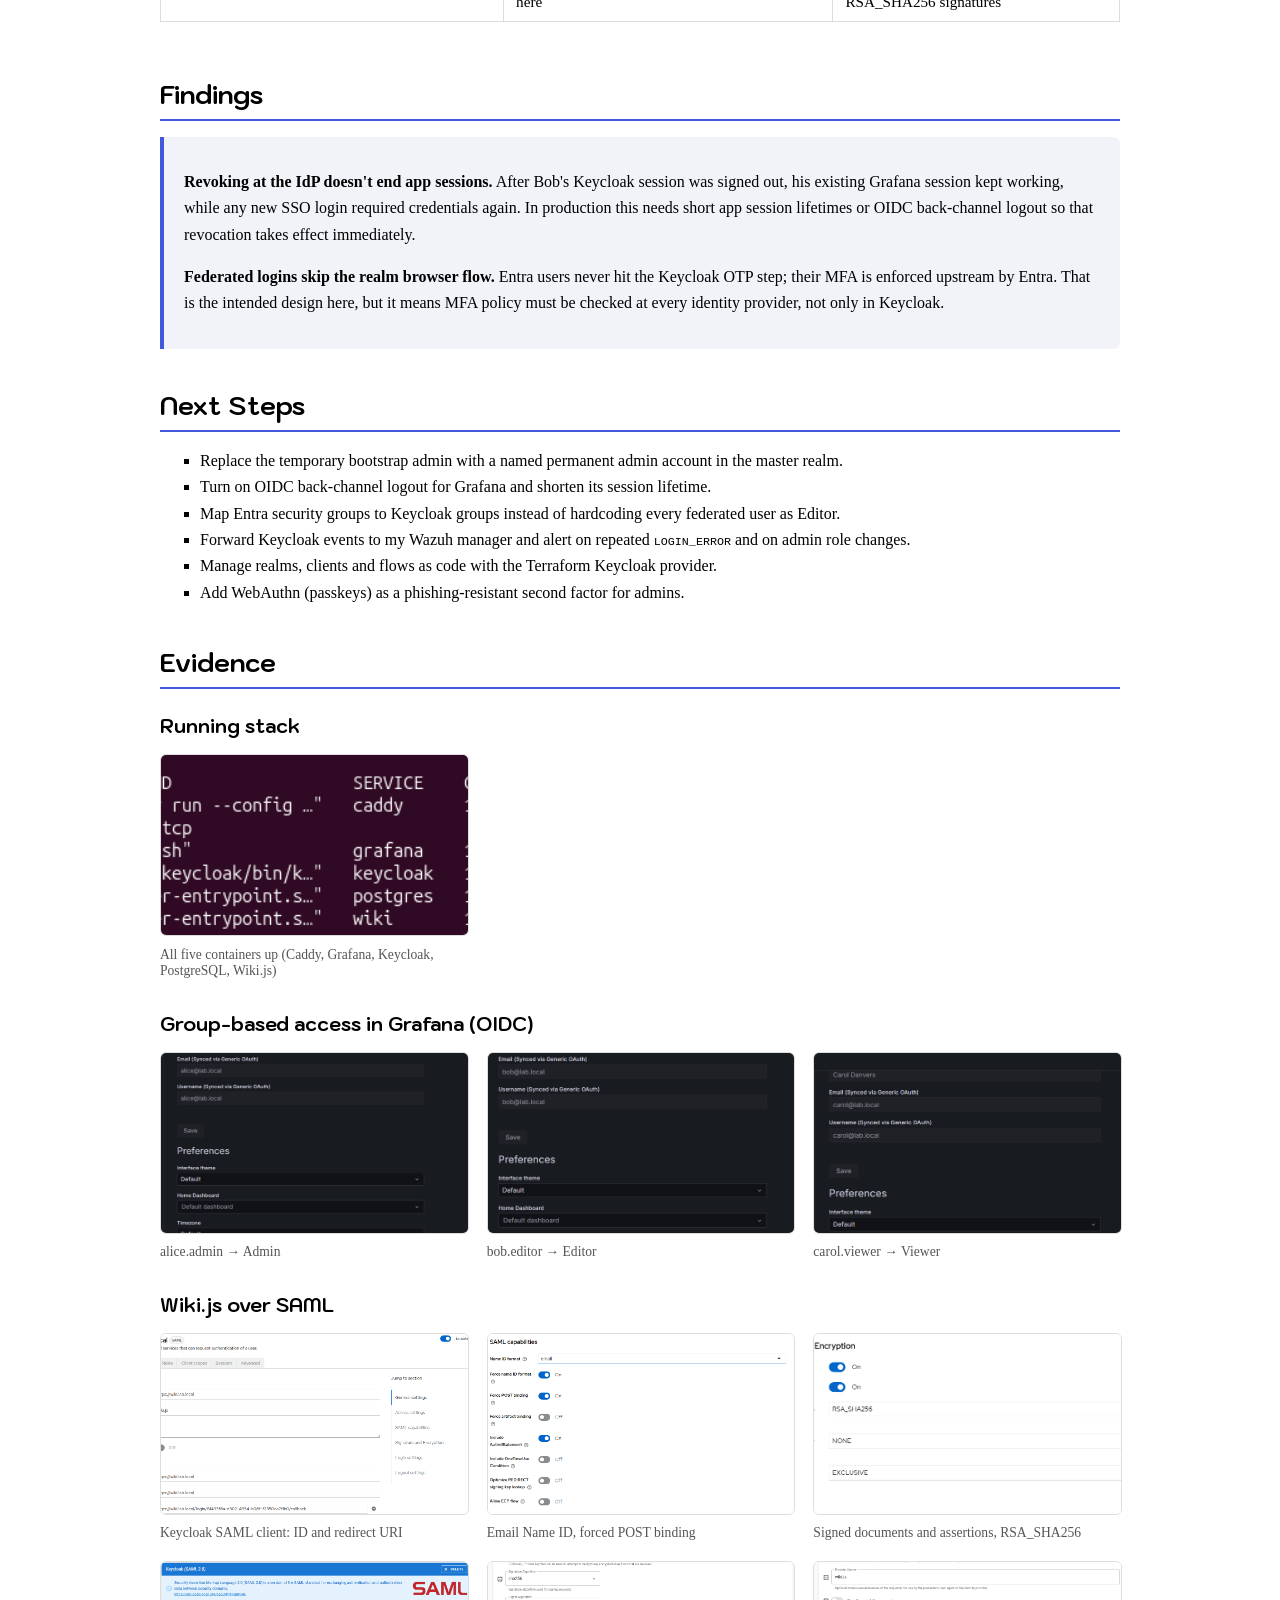
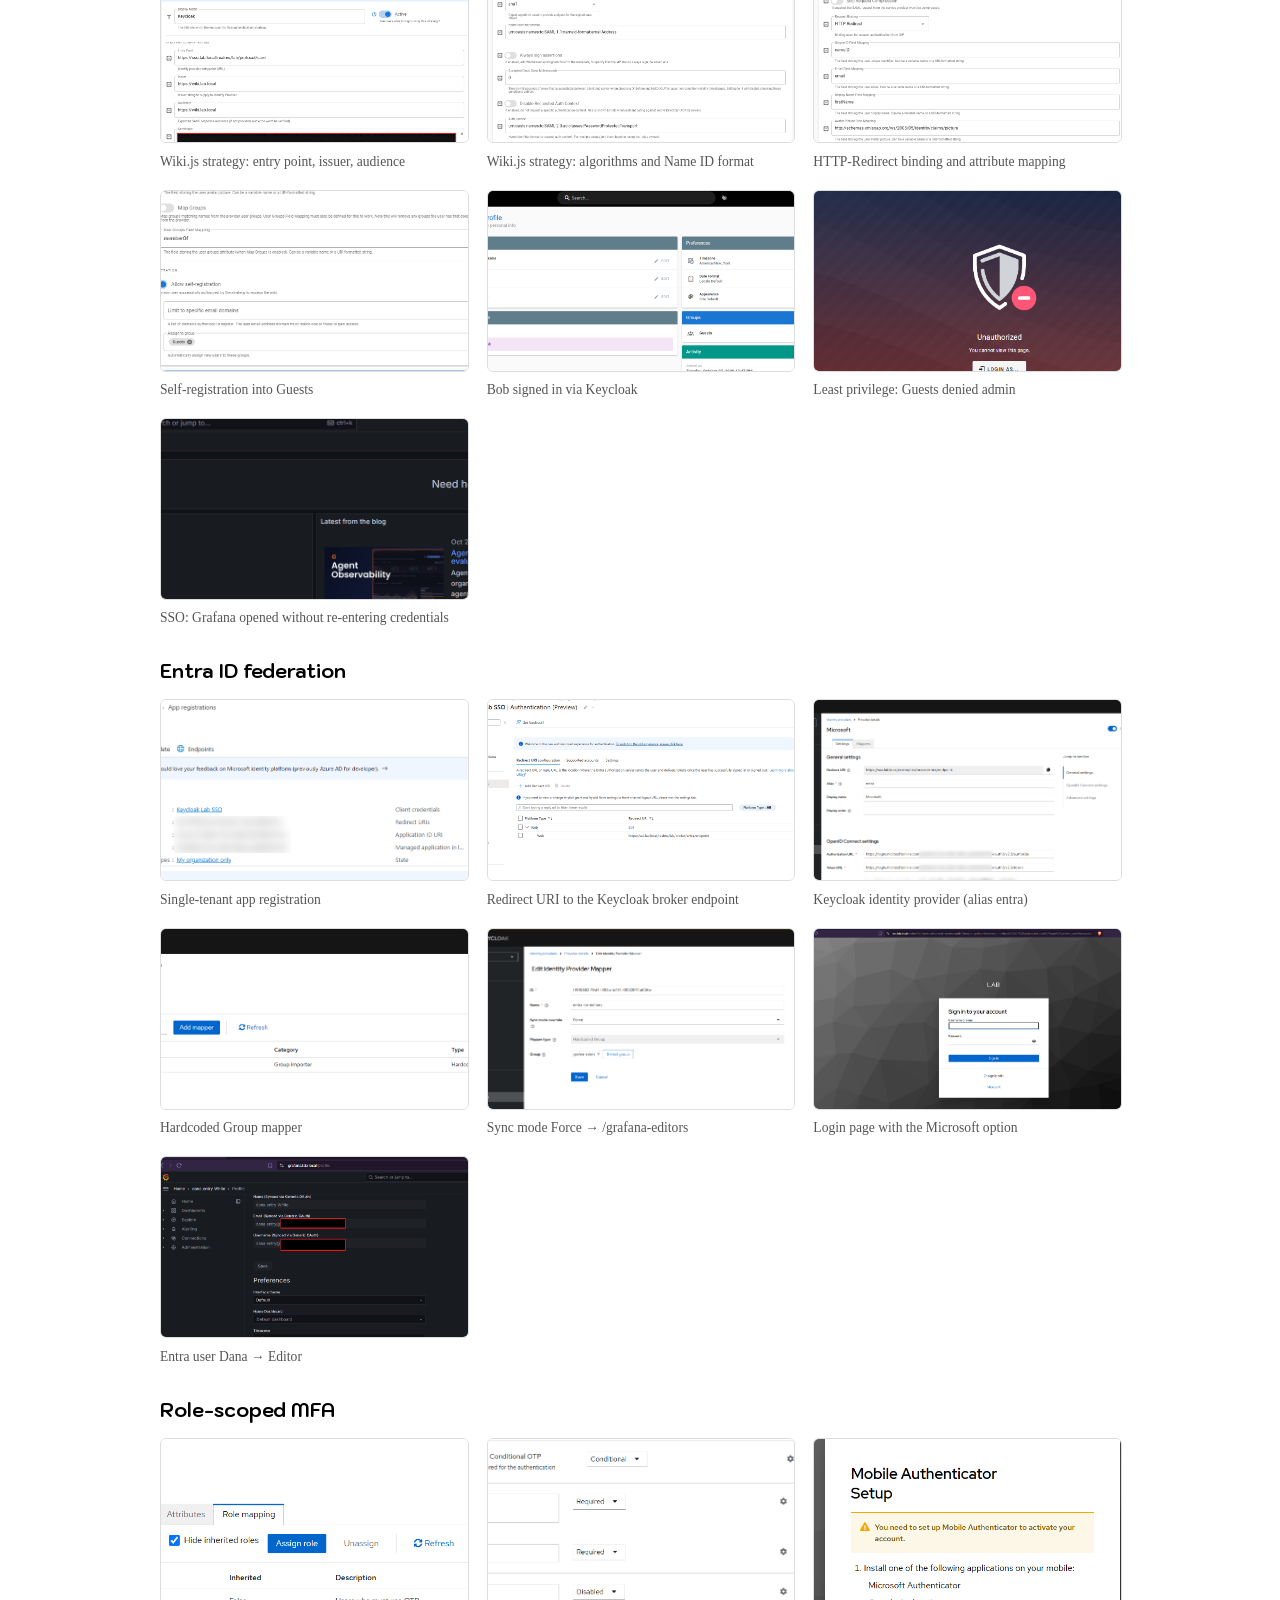
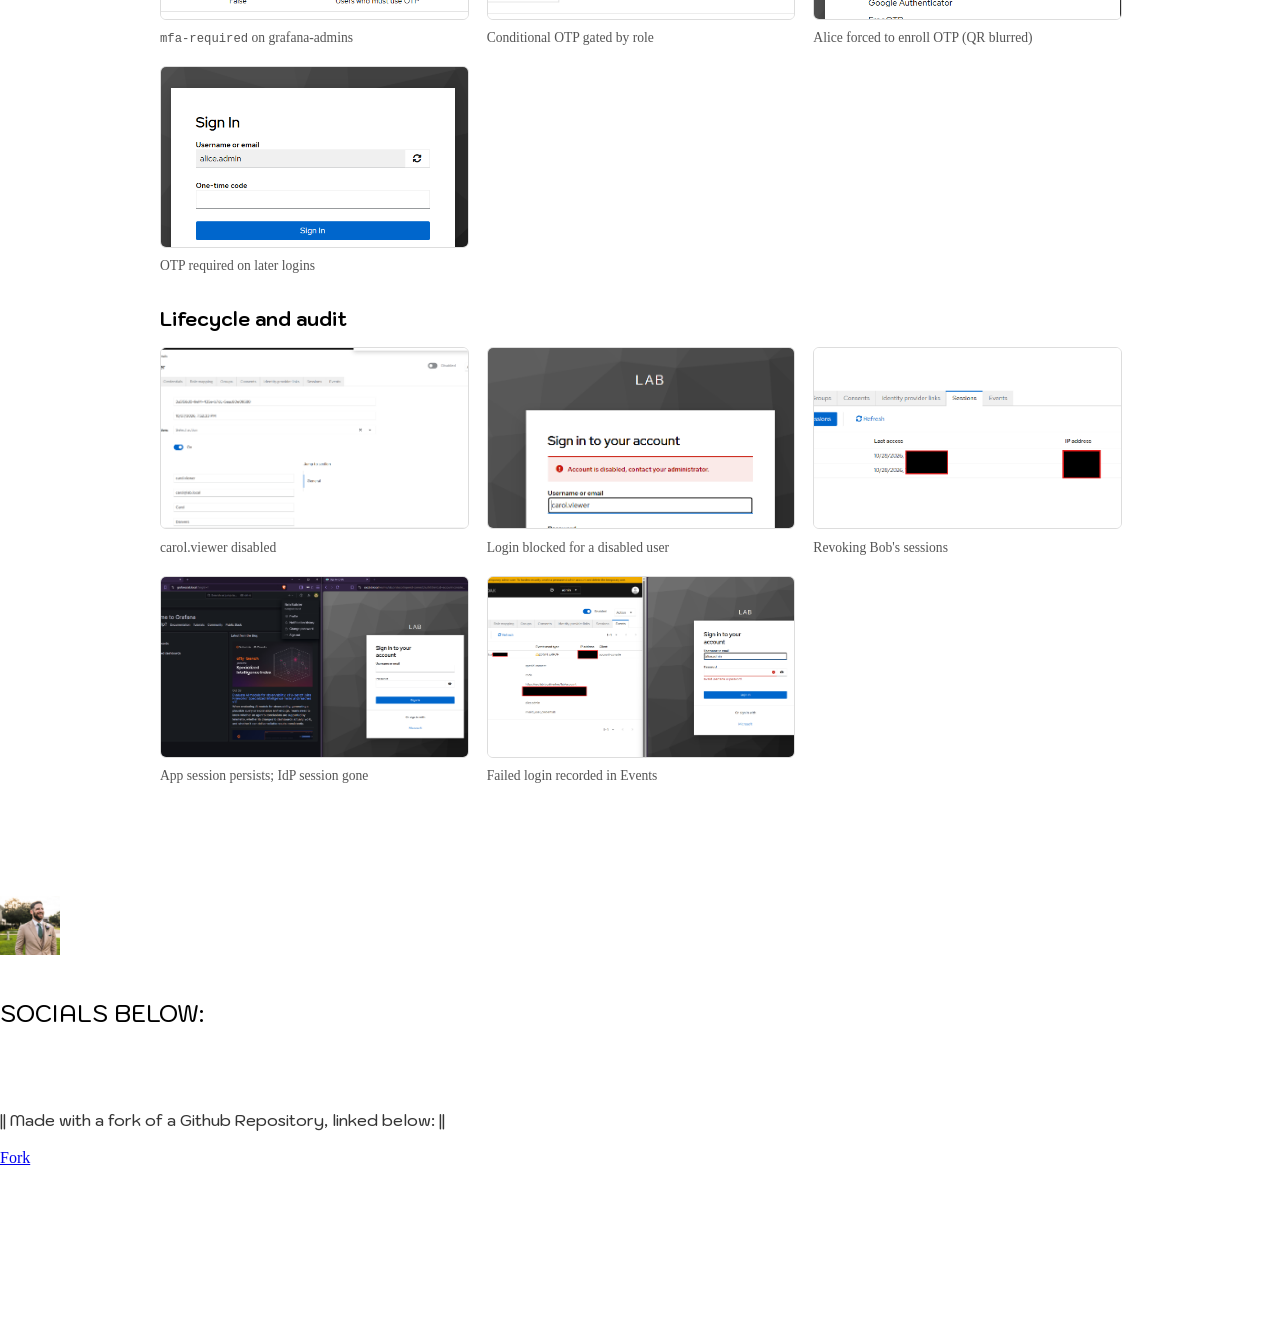
<file: Projects/Keycloak SSO/index.html>
<!DOCTYPE html>
<html lang="en">

<head>
    <meta charset="UTF-8">
    <meta name="viewport" content="width=device-width, initial-scale=1.0">
    <meta http-equiv="X-UA-Compatible" content="ie=edge">
    <meta name="title" content="IAM Lab: Using Keycloak and Azure for MFA and RBAC | William Lacy">
    <meta name="description"
        content="A home-lab IAM project: Keycloak as the identity provider for Grafana (OIDC) and Wiki.js (SAML), federated with Microsoft Entra ID, with group-based RBAC and role-scoped MFA.">
    <meta name="keywords"
        content="Will Lacy, IAM, Keycloak, Entra ID, Azure, SSO, SAML, OIDC, MFA, RBAC">
    <meta name="robots" content="index, follow">
    <meta name="author" content="Will Lacy">
    <meta property="og:type" content="website" />
    <meta property="og:url" content="https://will-lacy.github.io/Portfolio/Projects/Keycloak%20SSO/" />
    <meta property="og:description"
        content="Keycloak SSO for Grafana and Wiki.js, federated with Entra ID, with group-based RBAC and role-scoped MFA." />
    <link rel="shortcut icon" href="https://will-lacy.github.io/Portfolio/Wedding Photo.ico" type="image/x-icon">
    <link rel="icon" href="https://will-lacy.github.io/Portfolio/Wedding Photo.ico" type="image/x-icon">
    <meta name="theme-color" content="#fff" />
    <link rel="canonical" href="https://will-lacy.github.io/Portfolio/Projects/Keycloak%20SSO/" />
    <title>IAM Lab: Keycloak and Azure for MFA and RBAC</title>

    <link rel="stylesheet" href="https://will-lacy.github.io/Portfolio/css/variables.css">
    <link rel="stylesheet" href="https://will-lacy.github.io/Portfolio/css/global.css">
    <link href="https://fonts.googleapis.com/css2?family=Kodchasan&display=swap" rel="stylesheet">
    <link rel="manifest" href="https://will-lacy.github.io/Portfolio/manifest.json">

    <!--  Bootstrap css file  -->
    <link rel="stylesheet" href="https://will-lacy.github.io/Portfolio/css/bootstrap.min.css">
    <!--  font awesome icons  -->
    <link rel="stylesheet" href="https://will-lacy.github.io/Portfolio/css/all.min.css">
    <!--  custom css file  -->
    <link rel="stylesheet" href="https://will-lacy.github.io/Portfolio/css/style.css">
    <!--  Responsive css file  -->
    <link rel="stylesheet" href="https://will-lacy.github.io/Portfolio/css/responsive.css">

    <style>
        .doc { max-width: 960px; margin: 0 auto; padding: 0 16px; }
        .doc h2 { font-family: var(--roboto); font-weight: 700; font-size: 1.6rem; margin: 2.5rem 0 1rem;
                  padding-bottom: .5rem; border-bottom: 2px solid var(--primary-color); }
        .doc h3 { font-family: var(--roboto); font-weight: 700; font-size: 1.2rem; margin: 1.5rem 0 .75rem; }
        .doc p, .doc li { line-height: 1.65; }
        .doc .meta { color: #666; }
        .doc table { width: 100%; border-collapse: collapse; margin: 1rem 0; font-size: .95rem; }
        .doc th, .doc td { border: 1px solid #ddd; padding: .6rem .75rem; text-align: left; vertical-align: top; }
        .doc th { background: #f1f3f9; }
        .doc .table-wrap { overflow-x: auto; }
        .doc pre { background: #f4f4f4; padding: 1rem; border-radius: 6px; overflow-x: auto; font-size: .85rem; }
        .doc code { font-size: .9em; }
        .doc .callout { border-left: 4px solid var(--primary-color); background: #f1f3f9; padding: 1rem 1.25rem;
                        border-radius: 0 6px 6px 0; margin: 1rem 0; }
        .doc .flow { display: flex; flex-wrap: wrap; align-items: center; gap: .5rem; margin: 1rem 0; }
        .doc .flow span { background: #f1f3f9; border: 1px solid #ccd3ea; border-radius: 6px; padding: .4rem .75rem; }
        .doc .flow i { color: var(--primary-color); }
        .gallery { display: grid; grid-template-columns: repeat(auto-fill, minmax(260px, 1fr)); gap: 1.25rem; margin: 1rem 0 2rem; }
        .gallery figure { margin: 0; }
        .gallery img { width: 100%; height: 180px; object-fit: cover; object-position: top; border-radius: 6px;
                       border: 1px solid #ddd; transition: transform .2s ease; }
        .gallery a:hover img { transform: scale(1.02); }
        .gallery figcaption { font-size: .85rem; margin-top: .4rem; color: #555; }

        .dark .doc, .dark .doc h2, .dark .doc h3 { color: #fcfcfc; }
        .dark .doc .meta, .dark .gallery figcaption { color: #c1c9fc; }
        .dark .doc th { background: #191a1d; color: #fcfcfc; }
        .dark .doc td { color: #fcfcfc; border-color: #444; }
        .dark .doc th { border-color: #444; }
        .dark .doc pre { background: #191a1d; color: #e6e6e6; }
        .dark .doc .callout, .dark .doc .flow span { background: #191a1d; border-color: #444; }
        .dark .gallery img { border-color: #444; }
    </style>
</head>

<body id="body">
    <!--  ======================= Start Header Area ============================== -->
    <header class="header_area">
        <div class="main-menu">
            <nav class="navbar navbar-expand-lg navbar-light fixed-top" id="top-nav-fixed">
                <a class="navbar-brand" href="https://will-lacy.github.io/Portfolio/" style="margin-left: 5%;">
                    <img src="https://will-lacy.github.io/Portfolio/img/logo/logo.png" width="60px" alt="logo">
                </a>
                <input class="toggle mobile-show" type="checkbox" checked onclick="toggleTheme()">
                <button class="navbar-toggler" type="button" data-toggle="collapse" data-target="#navbarNav"
                    aria-controls="navbarNav" aria-expanded="false" aria-label="Toggle navigation">
                    <span><i class="fas fa-stream"></i></span>
                </button>
                <div class="collapse navbar-collapse" id="navbarNav">
                    <div class="mr-auto"></div>
                    <ul class="navbar-nav">
                        <li class="nav-item">
                            <a class="nav-link" href="https://will-lacy.github.io/Portfolio/">Home</a>
                        </li>
                        <li class="nav-item active">
                            <a class="nav-link" href="https://will-lacy.github.io/Portfolio/projects.html">Projects</a>
                        </li>
                        <li class="nav-item">
                            <a class="nav-link" href="https://will-lacy.github.io/Portfolio/certificates.html">Certificates</a>
                        </li>
                        <li class="nav-item">
                            <input class="toggle desktop-show" type="checkbox" checked onclick="toggleTheme()">
                        </li>
                    </ul>
                </div>
            </nav>
        </div>
    </header>
    <!--  ======================= End Header Area ============================== -->

    <main class="site-main">

        <!--  ======================= Start Banner Area =======================  -->
        <section class="site-banner">
            <div class="container">
                <div class="row">
                    <div class="offset-lg-1 site-title">
                        <h3 class="title-text text-uppercase">IAM Lab: Using Keycloak and Azure for MFA and RBAC</h3>
                        <h4>One login for two apps over OIDC and SAML, federated with Microsoft Entra ID, with roles driven by groups and MFA required by role.</h4>
                        <div class="social">
                            <a target="_blank" rel="noreferrer" href="https://github.com/Will-Lacy" class="social-link offset-lg-1"><i class="fab fa-github"></i></a>
                            <a target="_blank" rel="noreferrer" href="https://linkedin.com/in/willlacy" class="social-link offset-lg-1"><i class="fab fa-linkedin"></i></a>
                            <a href="mailto:willplcy@gmail.com" class="social-link offset-lg-1"><i class="fas fa-envelope"></i></a>
                        </div>
                    </div>
                </div>
            </div>
        </section>
        <!--  ======================= End Banner Area =======================  -->

        <section class="py-5">
            <div class="doc">

                <p class="meta"><strong>Author:</strong> William Lacy &nbsp;·&nbsp; <strong>Date:</strong> October 2026 &nbsp;·&nbsp; <strong>Environment:</strong> Home lab (Ubuntu VM, Docker) + Microsoft Entra ID tenant</p>

                <h2>Summary</h2>
                <p>I built a working single sign-on environment where Keycloak is the identity provider for two applications: Grafana over OpenID Connect and Wiki.js over SAML 2.0. Keycloak is federated with Microsoft Entra ID, so cloud users sign in with their Microsoft account and Entra MFA. Access in Grafana is decided entirely by Keycloak group membership, and a one-time password is required only for users holding an admin role.</p>
                <p>Every control was tested with named test users, and each result is backed by a screenshot below.</p>

                <h2>Architecture</h2>
                <div class="flow">
                    <span>Windows browser</span><i class="fas fa-arrow-right"></i>
                    <span>Caddy (HTTPS)</span><i class="fas fa-arrow-right"></i>
                    <span><strong>Keycloak</strong> (realm <code>lab</code>)</span><i class="fas fa-arrow-right"></i>
                    <span>Grafana (OIDC) · Wiki.js (SAML)</span>
                </div>
                <div class="flow">
                    <span><strong>Keycloak</strong></span><i class="fas fa-exchange-alt"></i>
                    <span>Microsoft Entra ID (OIDC identity brokering)</span>
                </div>
                <div class="table-wrap">
                <table>
                    <thead><tr><th>Component</th><th>Role</th><th>Protocol</th></tr></thead>
                    <tbody>
                        <tr><td>Keycloak 26 + PostgreSQL 16</td><td>Identity provider, users, groups, auth flows</td><td>OIDC / SAML issuer</td></tr>
                        <tr><td>Grafana 11</td><td>Service provider, role mapped from groups claim</td><td>OIDC</td></tr>
                        <tr><td>Wiki.js 2</td><td>Service provider, accounts created on first login</td><td>SAML 2.0</td></tr>
                        <tr><td>Microsoft Entra ID</td><td>Upstream identity provider for cloud users, enforces MFA</td><td>OIDC</td></tr>
                        <tr><td>Caddy 2</td><td>Reverse proxy, internal CA for <code>*.lab.local</code> TLS</td><td>HTTPS</td></tr>
                    </tbody>
                </table>
                </div>
                <p>All services run in Docker Compose on an Ubuntu VM. I used a hosts-file entry on the Windows host for the three <code>lab.local</code> hostnames, and imported Caddy's root CA into the Windows Trusted Root store so every redirect runs over trusted HTTPS.</p>

                <h2>Identity Model</h2>
                <div class="table-wrap">
                <table>
                    <thead><tr><th>User</th><th>Source</th><th>Groups</th><th>Grafana role</th><th>Keycloak OTP</th></tr></thead>
                    <tbody>
                        <tr><td>alice.admin</td><td>Keycloak</td><td>grafana-admins, wiki-users</td><td>Admin</td><td>Required (role <code>mfa-required</code>)</td></tr>
                        <tr><td>bob.editor</td><td>Keycloak</td><td>grafana-editors, wiki-users</td><td>Editor</td><td>Not required</td></tr>
                        <tr><td>carol.viewer</td><td>Keycloak</td><td>wiki-users</td><td>Viewer</td><td>Not required</td></tr>
                        <tr><td>dana (Entra)</td><td>Entra ID via broker</td><td>grafana-editors (hardcoded mapper)</td><td>Editor</td><td>Entra MFA instead</td></tr>
                    </tbody>
                </table>
                </div>

                <h2>Controls Demonstrated</h2>
                <div class="table-wrap">
                <table>
                    <thead><tr><th>Control</th><th>How it is implemented</th><th>Result</th></tr></thead>
                    <tbody>
                        <tr><td>Single sign-on</td><td>One Keycloak session shared by both apps</td><td>Bob signed into Wiki.js, then opened Grafana without re-entering credentials</td></tr>
                        <tr><td>RBAC from groups</td><td>Keycloak <code>groups</code> claim → Grafana <code>role_attribute_path</code> with strict mode</td><td>Admin, Editor and Viewer assigned correctly to alice, bob and carol</td></tr>
                        <tr><td>Least privilege in Wiki.js</td><td>New SAML users land in <code>Guests</code></td><td>Bob authenticated, but was denied page creation and administration</td></tr>
                        <tr><td>Federation</td><td>Entra ID added as an OIDC identity provider; Hardcoded Group mapper with sync mode Force</td><td>Entra user Dana signed in through Microsoft and landed as Editor</td></tr>
                        <tr><td>Role-scoped MFA</td><td>Copied browser flow; conditional OTP gated by <code>Condition - user role</code> = <code>mfa-required</code>, assigned to <code>grafana-admins</code></td><td>Alice is forced to enroll and use OTP; Bob signs in with a password only</td></tr>
                        <tr><td>Upstream MFA</td><td>Entra Security Defaults</td><td>Dana completes Microsoft Authenticator MFA before Keycloak issues a session</td></tr>
                        <tr><td>Leaver / disable</td><td>User disabled in Keycloak</td><td>Carol blocked: "Account is disabled, contact your administrator."</td></tr>
                        <tr><td>Session revocation</td><td>Keycloak Sessions → Sign out</td><td>Keycloak session ended; account console demanded a new login</td></tr>
                        <tr><td>Audit logging</td><td>User and admin events enabled for the realm</td><td><code>LOGIN_ERROR</code> / <code>invalid_user_credentials</code> recorded for a failed attempt</td></tr>
                    </tbody>
                </table>
                </div>

                <h2>Configuration</h2>
                <p>Secrets are kept in an <code>.env</code> file and shown here as placeholders.</p>

                <h3>docker-compose.yml</h3>
<pre><code>services:
  caddy:
    image: caddy:2
    ports: ["80:80", "443:443"]
    volumes:
      - ./Caddyfile:/etc/caddy/Caddyfile
      - caddy_data:/data

  postgres:
    image: postgres:16
    environment:
      POSTGRES_DB: keycloak
      POSTGRES_USER: keycloak
      POSTGRES_PASSWORD: ${KC_DB_PASSWORD}
    volumes: [pg_data:/var/lib/postgresql/data]

  keycloak:
    image: quay.io/keycloak/keycloak:26.0
    command: start
    environment:
      KC_DB: postgres
      KC_DB_URL: jdbc:postgresql://postgres:5432/keycloak
      KC_DB_USERNAME: keycloak
      KC_DB_PASSWORD: ${KC_DB_PASSWORD}
      KC_HOSTNAME: https://sso.lab.local
      KC_HOSTNAME_BACKCHANNEL_DYNAMIC: "true"
      KC_HTTP_ENABLED: "true"
      KC_PROXY_HEADERS: xforwarded
      KC_BOOTSTRAP_ADMIN_USERNAME: admin
      KC_BOOTSTRAP_ADMIN_PASSWORD: ${KC_ADMIN_PASSWORD}
    depends_on: [postgres]

  grafana:
    image: grafana/grafana:11.2.0
    env_file: grafana.env
    volumes: [grafana_data:/var/lib/grafana]

  wiki:
    image: requarks/wiki:2
    environment:
      DB_TYPE: sqlite
      DB_FILEPATH: /wiki/data/wiki.sqlite
    volumes: [wiki_data:/wiki/data]

volumes:
  caddy_data:
  pg_data:
  grafana_data:
  wiki_data:</code></pre>

                <h3>Caddyfile</h3>
<pre><code>sso.lab.local {
  tls internal
  reverse_proxy keycloak:8080
}
grafana.lab.local {
  tls internal
  reverse_proxy grafana:3000
}
wiki.lab.local {
  tls internal
  reverse_proxy wiki:3000
}</code></pre>

                <h3>grafana.env</h3>
<pre><code>GF_SERVER_ROOT_URL=https://grafana.lab.local
GF_AUTH_GENERIC_OAUTH_ENABLED=true
GF_AUTH_GENERIC_OAUTH_NAME=Keycloak
GF_AUTH_GENERIC_OAUTH_CLIENT_ID=grafana
GF_AUTH_GENERIC_OAUTH_CLIENT_SECRET=&lt;client-secret&gt;
GF_AUTH_GENERIC_OAUTH_SCOPES=openid email profile groups
GF_AUTH_GENERIC_OAUTH_AUTH_URL=https://sso.lab.local/realms/lab/protocol/openid-connect/auth
GF_AUTH_GENERIC_OAUTH_TOKEN_URL=http://keycloak:8080/realms/lab/protocol/openid-connect/token
GF_AUTH_GENERIC_OAUTH_API_URL=http://keycloak:8080/realms/lab/protocol/openid-connect/userinfo
GF_AUTH_GENERIC_OAUTH_ROLE_ATTRIBUTE_PATH=contains(groups[*], 'grafana-admins') &amp;&amp; 'Admin' || contains(groups[*], 'grafana-editors') &amp;&amp; 'Editor' || 'Viewer'
GF_AUTH_GENERIC_OAUTH_ROLE_ATTRIBUTE_STRICT=true</code></pre>
                <p>The browser is redirected to the public <code>sso.lab.local</code> URL, while Grafana's back-channel token and userinfo calls go straight to Keycloak over the Docker network.</p>

                <h3>Key Keycloak settings</h3>
                <ul>
                    <li><strong>Grafana client:</strong> confidential, standard flow only (direct access grants off), exact redirect URI, with a <code>groups</code> client scope (Group Membership mapper, full path off) added as Default.</li>
                    <li><strong>Wiki.js client:</strong> SAML, Client ID equal to the Wiki.js issuer, Name ID format <code>email</code> (forced), documents and assertions signed with RSA_SHA256, client signature not required, and User Property mappers for <code>email</code> and <code>firstName</code>.</li>
                    <li><strong>Entra identity provider:</strong> alias <code>entra</code>, configured from the tenant's v2.0 discovery endpoint, client secret sent as post, scopes <code>openid profile email</code>, Trust Email on.</li>
                    <li><strong>Browser flow <code>browser-admin-mfa</code>:</strong> a copy of the built-in flow, bound as the realm's browser flow. The conditional OTP sub-flow evaluates <code>Condition - user role</code> first, then <code>OTP Form</code>, with "user configured" disabled.</li>
                </ul>

                <h2>Problems and Fixes</h2>
                <div class="table-wrap">
                <table>
                    <thead><tr><th>Problem</th><th>Cause</th><th>Fix</th></tr></thead>
                    <tbody>
                        <tr><td>Keycloak "Invalid Request" on Wiki.js login; log showed <code>PL00074: Invalid byte 1 of 1-byte UTF-8 sequence</code></td><td>Wiki.js compresses the AuthnRequest, but it was being sent with HTTP-POST binding, which Keycloak expects uncompressed</td><td>Switched the Wiki.js Request Binding to HTTP-Redirect, which expects compressed requests</td></tr>
                        <tr><td>Identity provider redirect URI showed <code>/realms/master/</code></td><td>The provider was being created in the admin realm</td><td>Cancelled, switched to the <code>lab</code> realm and recreated it, keeping the admin realm free of app configuration</td></tr>
                        <tr><td><code>permission denied … docker.sock</code></td><td>User not in the <code>docker</code> group</td><td>Added the user to the group with <code>usermod -aG docker</code> and started a new login session</td></tr>
                        <tr><td>Entra portal error AADSTS50058 (silent sign-in failed)</td><td>Portal session cookies blocked or mixed up between private windows and accounts</td><td>Kept the admin portal in a normal window and used private windows only for test users</td></tr>
                        <tr><td>Wiki.js login broke after changing its Digest Algorithm</td><td>Not fully confirmed. Wiki.js has no private key and signs nothing, so the setting adds no security here</td><td>Reverted to the working value. Assertion integrity comes from Keycloak's RSA_SHA256 signatures</td></tr>
                    </tbody>
                </table>
                </div>

                <h2>Findings</h2>
                <div class="callout">
                    <p class="mb-2"><strong>Revoking at the IdP doesn't end app sessions.</strong> After Bob's Keycloak session was signed out, his existing Grafana session kept working, while any new SSO login required credentials again. In production this needs short app session lifetimes or OIDC back-channel logout so that revocation takes effect immediately.</p>
                    <p class="mb-0"><strong>Federated logins skip the realm browser flow.</strong> Entra users never hit the Keycloak OTP step; their MFA is enforced upstream by Entra. That is the intended design here, but it means MFA policy must be checked at every identity provider, not only in Keycloak.</p>
                </div>

                <h2>Next Steps</h2>
                <ul>
                    <li>Replace the temporary bootstrap admin with a named permanent admin account in the master realm.</li>
                    <li>Turn on OIDC back-channel logout for Grafana and shorten its session lifetime.</li>
                    <li>Map Entra security groups to Keycloak groups instead of hardcoding every federated user as Editor.</li>
                    <li>Forward Keycloak events to my Wazuh manager and alert on repeated <code>LOGIN_ERROR</code> and on admin role changes.</li>
                    <li>Manage realms, clients and flows as code with the Terraform Keycloak provider.</li>
                    <li>Add WebAuthn (passkeys) as a phishing-resistant second factor for admins.</li>
                </ul>

                <h2>Evidence</h2>

                <h3>Running stack</h3>
                <div class="gallery">
                    <figure><a href="Images/docker-compose-ps.png" target="_blank"><img src="Images/docker-compose-ps.png" alt="docker compose ps showing all five containers up" loading="lazy"></a><figcaption>All five containers up (Caddy, Grafana, Keycloak, PostgreSQL, Wiki.js)</figcaption></figure>
                </div>

                <h3>Group-based access in Grafana (OIDC)</h3>
                <div class="gallery">
                    <figure><a href="Images/grafana-role-admin.png" target="_blank"><img src="Images/grafana-role-admin.png" alt="Alice's Grafana profile with Admin role" loading="lazy"></a><figcaption>alice.admin → Admin</figcaption></figure>
                    <figure><a href="Images/grafana-role-editor.png" target="_blank"><img src="Images/grafana-role-editor.png" alt="Bob's Grafana profile with Editor role" loading="lazy"></a><figcaption>bob.editor → Editor</figcaption></figure>
                    <figure><a href="Images/grafana-role-viewer.png" target="_blank"><img src="Images/grafana-role-viewer.png" alt="Carol's Grafana profile with Viewer role" loading="lazy"></a><figcaption>carol.viewer → Viewer</figcaption></figure>
                </div>

                <h3>Wiki.js over SAML</h3>
                <div class="gallery">
                    <figure><a href="Images/wiki-saml-client-general.png" target="_blank"><img src="Images/wiki-saml-client-general.png" alt="Keycloak SAML client general settings" loading="lazy"></a><figcaption>Keycloak SAML client: ID and redirect URI</figcaption></figure>
                    <figure><a href="Images/wiki-saml-client-capabilities.png" target="_blank"><img src="Images/wiki-saml-client-capabilities.png" alt="Keycloak SAML capabilities" loading="lazy"></a><figcaption>Email Name ID, forced POST binding</figcaption></figure>
                    <figure><a href="Images/wiki-saml-client-signature.png" target="_blank"><img src="Images/wiki-saml-client-signature.png" alt="Keycloak SAML signature settings" loading="lazy"></a><figcaption>Signed documents and assertions, RSA_SHA256</figcaption></figure>
                    <figure><a href="Images/wiki-saml-strategy-1-endpoint.png" target="_blank"><img src="Images/wiki-saml-strategy-1-endpoint.png" alt="Wiki.js SAML entry point and issuer" loading="lazy"></a><figcaption>Wiki.js strategy: entry point, issuer, audience</figcaption></figure>
                    <figure><a href="Images/wiki-saml-strategy-2-signing.png" target="_blank"><img src="Images/wiki-saml-strategy-2-signing.png" alt="Wiki.js SAML signing settings" loading="lazy"></a><figcaption>Wiki.js strategy: algorithms and Name ID format</figcaption></figure>
                    <figure><a href="Images/wiki-saml-strategy-3-binding-mapping.png" target="_blank"><img src="Images/wiki-saml-strategy-3-binding-mapping.png" alt="Wiki.js SAML binding and attribute mapping" loading="lazy"></a><figcaption>HTTP-Redirect binding and attribute mapping</figcaption></figure>
                    <figure><a href="Images/wiki-saml-strategy-4-registration.png" target="_blank"><img src="Images/wiki-saml-strategy-4-registration.png" alt="Wiki.js self-registration to Guests" loading="lazy"></a><figcaption>Self-registration into Guests</figcaption></figure>
                    <figure><a href="Images/wiki-login-bob.png" target="_blank"><img src="Images/wiki-login-bob.png" alt="Bob's Wiki.js profile with Keycloak provider" loading="lazy"></a><figcaption>Bob signed in via Keycloak</figcaption></figure>
                    <figure><a href="Images/wiki-bob-unauthorized.png" target="_blank"><img src="Images/wiki-bob-unauthorized.png" alt="Wiki.js Unauthorized page for Bob" loading="lazy"></a><figcaption>Least privilege: Guests denied admin</figcaption></figure>
                    <figure><a href="Images/sso-no-reprompt.png" target="_blank"><img src="Images/sso-no-reprompt.png" alt="Bob in Grafana after Wiki.js login" loading="lazy"></a><figcaption>SSO: Grafana opened without re-entering credentials</figcaption></figure>
                </div>

                <h3>Entra ID federation</h3>
                <div class="gallery">
                    <figure><a href="Images/entra-app-registration.png" target="_blank"><img src="Images/entra-app-registration.png" alt="Entra app registration overview" loading="lazy"></a><figcaption>Single-tenant app registration</figcaption></figure>
                    <figure><a href="Images/entra-redirect-uri.png" target="_blank"><img src="Images/entra-redirect-uri.png" alt="Entra redirect URI" loading="lazy"></a><figcaption>Redirect URI to the Keycloak broker endpoint</figcaption></figure>
                    <figure><a href="Images/keycloak-entra-idp.png" target="_blank"><img src="Images/keycloak-entra-idp.png" alt="Keycloak Entra identity provider" loading="lazy"></a><figcaption>Keycloak identity provider (alias entra)</figcaption></figure>
                    <figure><a href="Images/keycloak-entra-mapper.png" target="_blank"><img src="Images/keycloak-entra-mapper.png" alt="Keycloak IdP mappers list" loading="lazy"></a><figcaption>Hardcoded Group mapper</figcaption></figure>
                    <figure><a href="Images/keycloak-entra-mapper-detail.png" target="_blank"><img src="Images/keycloak-entra-mapper-detail.png" alt="Mapper detail targeting grafana-editors" loading="lazy"></a><figcaption>Sync mode Force → /grafana-editors</figcaption></figure>
                    <figure><a href="Images/keycloak-login-microsoft.png" target="_blank"><img src="Images/keycloak-login-microsoft.png" alt="Keycloak login page with Microsoft option" loading="lazy"></a><figcaption>Login page with the Microsoft option</figcaption></figure>
                    <figure><a href="Images/grafana-role-entra-editor.png" target="_blank"><img src="Images/grafana-role-entra-editor.png" alt="Entra user Dana in Grafana as Editor" loading="lazy"></a><figcaption>Entra user Dana → Editor</figcaption></figure>
                </div>

                <h3>Role-scoped MFA</h3>
                <div class="gallery">
                    <figure><a href="Images/keycloak-mfa-role.png" target="_blank"><img src="Images/keycloak-mfa-role.png" alt="mfa-required role on grafana-admins" loading="lazy"></a><figcaption><code>mfa-required</code> on grafana-admins</figcaption></figure>
                    <figure><a href="Images/keycloak-mfa-flow.png" target="_blank"><img src="Images/keycloak-mfa-flow.png" alt="Conditional OTP flow gated by user role" loading="lazy"></a><figcaption>Conditional OTP gated by role</figcaption></figure>
                    <figure><a href="Images/keycloak-otp-setup.png" target="_blank"><img src="Images/keycloak-otp-setup.png" alt="OTP enrollment for Alice, QR blurred" loading="lazy"></a><figcaption>Alice forced to enroll OTP (QR blurred)</figcaption></figure>
                    <figure><a href="Images/keycloak-otp-prompt.png" target="_blank"><img src="Images/keycloak-otp-prompt.png" alt="OTP prompt on later login" loading="lazy"></a><figcaption>OTP required on later logins</figcaption></figure>
                </div>

                <h3>Lifecycle and audit</h3>
                <div class="gallery">
                    <figure><a href="Images/test-disabled-user-config.png" target="_blank"><img src="Images/test-disabled-user-config.png" alt="Carol disabled in Keycloak" loading="lazy"></a><figcaption>carol.viewer disabled</figcaption></figure>
                    <figure><a href="Images/test-disabled-user.png" target="_blank"><img src="Images/test-disabled-user.png" alt="Account is disabled message" loading="lazy"></a><figcaption>Login blocked for a disabled user</figcaption></figure>
                    <figure><a href="Images/test-session-list.png" target="_blank"><img src="Images/test-session-list.png" alt="Bob's Keycloak sessions" loading="lazy"></a><figcaption>Revoking Bob's sessions</figcaption></figure>
                    <figure><a href="Images/test-session-revoked.png" target="_blank"><img src="Images/test-session-revoked.png" alt="Grafana session persists while Keycloak requires login" loading="lazy"></a><figcaption>App session persists; IdP session gone</figcaption></figure>
                    <figure><a href="Images/test-events-log.png" target="_blank"><img src="Images/test-events-log.png" alt="LOGIN_ERROR event for Alice" loading="lazy"></a><figcaption>Failed login recorded in Events</figcaption></figure>
                </div>

            </div>
        </section>
    </main>

    <footer class="footer-area">
        <div class="container">
            <div class="">
                <div class="site-logo text-center py-4">
                    <img src="https://will-lacy.github.io/Portfolio/img/logo/logo.png" width="60px" alt="logo">
                </div>
                <div class="text-center">
                    <h5 class="text-uppercase">Socials below:</h5>
                    <a target="_blank" rel="noreferrer" href="https://github.com/Will-Lacy" class="social social-link"><i class="fab fa-github"></i></a>
                    <a target="_blank" rel="noreferrer" href="https://www.linkedin.com/in/willlacy/" class="social social-link"><i class="fab fa-linkedin"></i></a>
                    <a href="mailto:willplcy@gmail.com" class="social social-link"><i class="fas fa-envelope"></i></a>
                </div>
                <div class="copyrights text-center">
                    <p class="para">|| Made with a fork of a Github Repository, linked below: ||</p>
                    <p>
                        <a class="github-button" href="https://github.com/alok722/alokraj.tech/fork"
                            data-color-scheme="no-preference: dark; light: dark; dark: light;"
                            data-icon="octicon-repo-forked" data-size="large" data-show-count="true"
                            aria-label="Fork alok722/alokraj.tech on GitHub">Fork</a>
                    </p>
                </div>
            </div>
        </div>
    </footer>

    <button onclick="scrollToTop()" id="scroll-btn" title="Go to top"><i class="fas fa-arrow-up"></i></button>

    <script>
        let theme = localStorage.getItem("portfolio-theme") ? localStorage.getItem("portfolio-theme") : 'light';
        if (theme == 'light') {
            document.getElementsByClassName('toggle')[0].checked = true;
            document.getElementsByClassName('toggle')[1].checked = true;
        } else {
            document.getElementsByClassName('toggle')[0].checked = false;
            document.getElementsByClassName('toggle')[1].checked = false;
        }
        document.addEventListener('DOMContentLoaded', () => {
            if (theme == 'light') {
                document.getElementById("body").classList.remove('dark');
            } else {
                document.getElementById("body").classList.add('dark');
            }
        });

        function toggleTheme() {
            if (theme == 'light') {
                document.getElementById("body").classList.add('dark');
                theme = 'dark';
                localStorage.setItem("portfolio-theme", 'dark');
            } else {
                document.getElementById("body").classList.remove('dark');
                theme = 'light';
                localStorage.setItem("portfolio-theme", 'light');
            }
        }
    </script>

    <script defer src="https://will-lacy.github.io/Portfolio/js/jquery.3.4.1.js"></script>
    <script defer src="https://will-lacy.github.io/Portfolio/js/bootstrap.min.js"></script>
    <script defer src="https://will-lacy.github.io/Portfolio/js/all.min.js"></script>
    <script defer src="https://will-lacy.github.io/Portfolio/js/main.js"></script>
    <script async defer src="https://buttons.github.io/buttons.js"></script>
</body>

</html>
</file>
